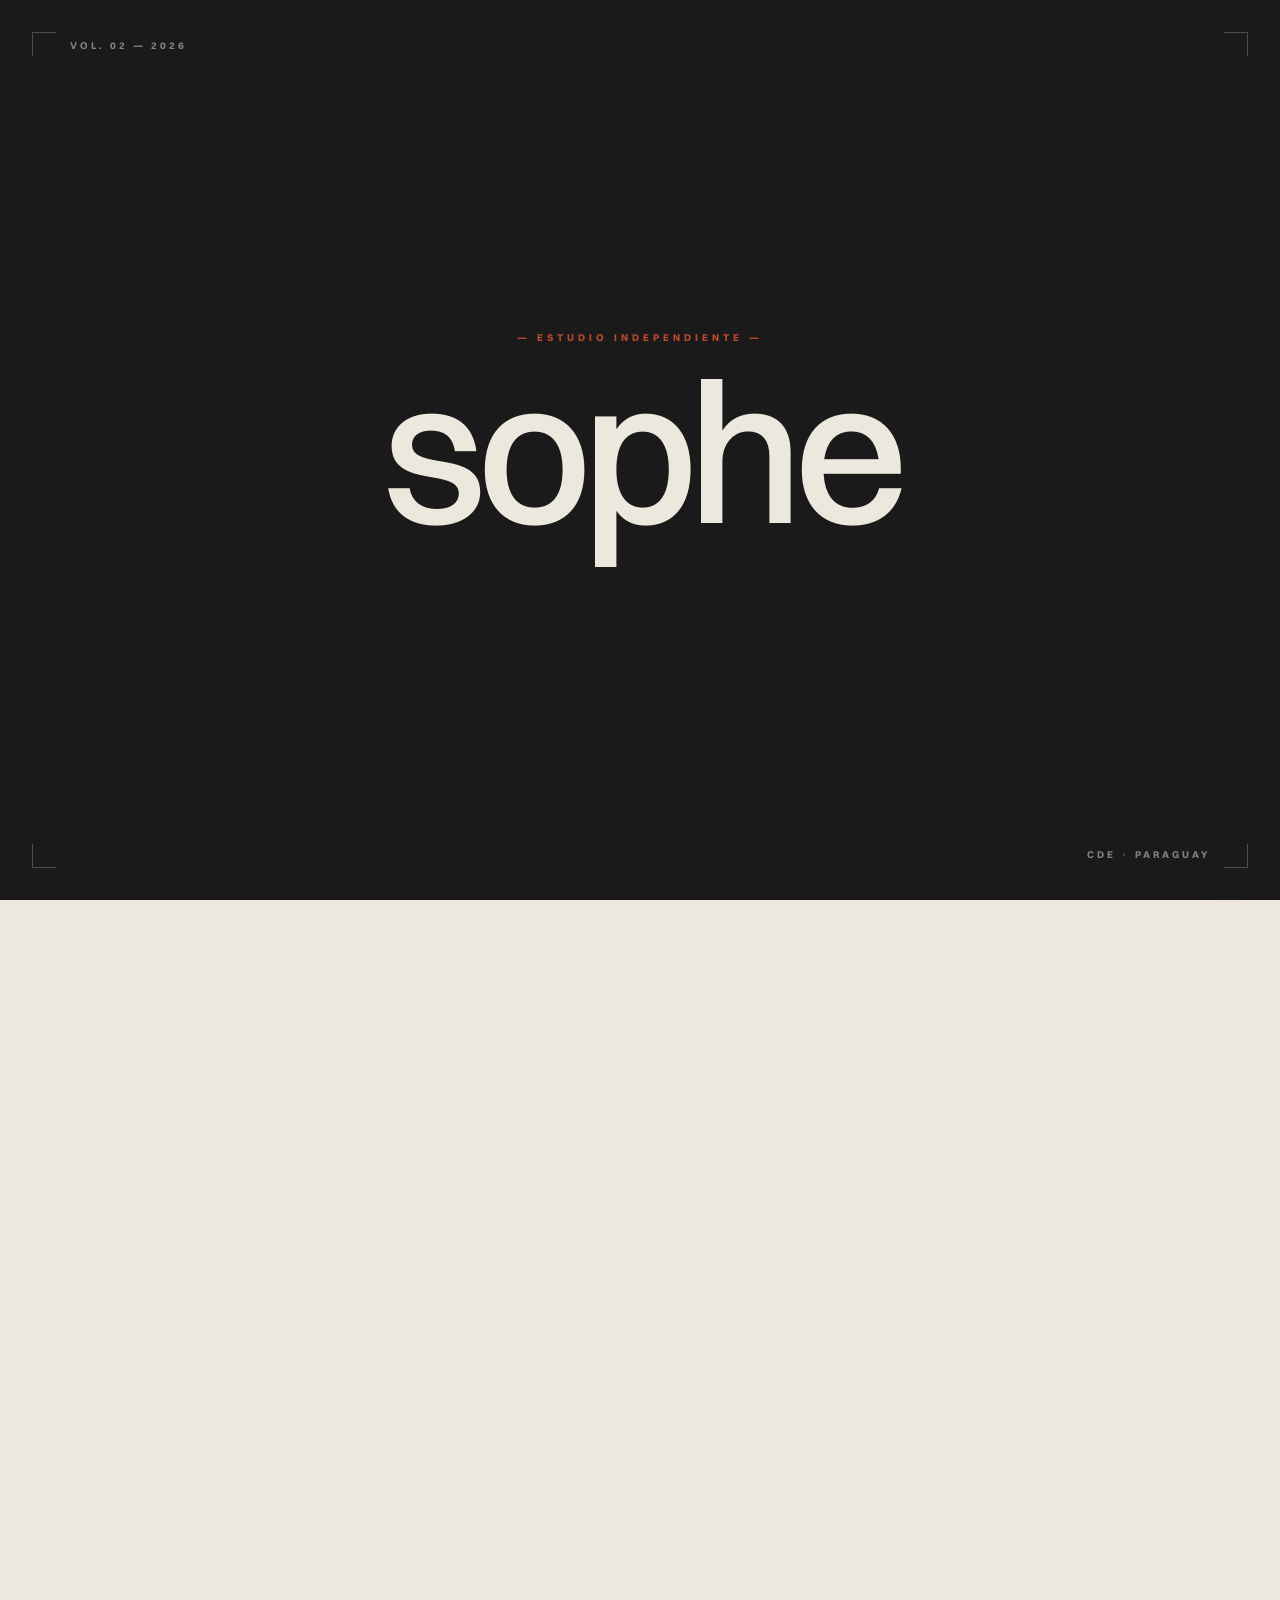
<file: index.html>
<!DOCTYPE html>
<html lang="es">
<head>
<meta charset="UTF-8">
<meta name="viewport" content="width=device-width, initial-scale=1.0">
<title>Sophē — Marcas que envejecen bien</title>
<meta name="description" content="Estudio de branding y diseño editorial en Ciudad del Este, Paraguay. Identidades visuales, packaging y dirección creativa para proyectos que quieren durar.">
<meta property="og:title" content="Sophē — Marcas que envejecen bien">
<meta property="og:description" content="Estudio de branding y diseño editorial en Ciudad del Este. Trabajo con proyectos que entienden que la identidad no se decora — se construye.">
<meta property="og:type" content="website">

<link rel="icon" type="image/svg+xml" href="favicon.svg">
<meta name="theme-color" content="#1A1A1A">

<link rel="stylesheet" href="sophe.css">

<style>
  /* ============ INTRO ANIMACIÓN ============ */
  body.intro-active {
    overflow: hidden;
    height: 100vh;
  }
  body.intro-active main,
  body.intro-active footer,
  body.intro-active nav.site-nav {
    opacity: 0;
  }

  .intro-overlay {
    position: fixed;
    inset: 0;
    background: var(--ink);
    z-index: var(--z-intro);
    display: flex;
    align-items: center;
    justify-content: center;
    transition: opacity 0.8s ease, visibility 0.8s ease;
  }
  .intro-overlay.done {
    opacity: 0;
    visibility: hidden;
  }
  .intro-corner {
    position: absolute;
    width: 24px;
    height: 24px;
    opacity: 0;
    transition: opacity 0.4s ease;
  }
  .intro-corner.tl { top: 32px; left: 32px;
    border-top: 1px solid var(--line-on-ink-strong);
    border-left: 1px solid var(--line-on-ink-strong); }
  .intro-corner.tr { top: 32px; right: 32px;
    border-top: 1px solid var(--line-on-ink-strong);
    border-right: 1px solid var(--line-on-ink-strong); }
  .intro-corner.bl { bottom: 32px; left: 32px;
    border-bottom: 1px solid var(--line-on-ink-strong);
    border-left: 1px solid var(--line-on-ink-strong); }
  .intro-corner.br { bottom: 32px; right: 32px;
    border-bottom: 1px solid var(--line-on-ink-strong);
    border-right: 1px solid var(--line-on-ink-strong); }
  .intro-corner.show { opacity: 1; }

  .intro-meta {
    position: absolute;
    font-size: 10px;
    letter-spacing: 0.3em;
    text-transform: uppercase;
    color: rgba(237,232,221,0.5);
    font-weight: 700;
    opacity: 0;
    transition: opacity 0.5s ease;
  }
  .intro-meta.tl { top: 38px; left: 70px; }
  .intro-meta.br { bottom: 38px; right: 70px; }
  .intro-meta.show { opacity: 1; }

  .intro-eyebrow {
    position: absolute;
    top: 50%;
    left: 50%;
    transform: translate(-50%, -120px);
    font-size: 10px;
    letter-spacing: 0.4em;
    text-transform: uppercase;
    color: var(--clay);
    font-weight: 700;
    opacity: 0;
    white-space: nowrap;
    transition: opacity 0.5s ease;
  }
  .intro-eyebrow.show { opacity: 1; }

  .intro-wordmark {
    font-weight: 500;
    font-size: clamp(80px, 18vw, 200px);
    letter-spacing: -0.05em;
    color: var(--bone);
    line-height: 1;
    display: flex;
    gap: 0;
  }
  .intro-letter {
    display: inline-block;
    opacity: 0;
    transform: translateY(28px);
    transition: opacity 0.5s ease, transform 0.5s ease;
  }
  .intro-letter.show {
    opacity: 1;
    transform: translateY(0);
  }
  .intro-macron {
    position: absolute;
    top: 0.16em;
    left: 50%;
    width: 0;
    height: 0.045em;
    background: var(--clay);
    transform: translateX(-50%);
    transition: width 0.5s cubic-bezier(0.65, 0, 0.35, 1);
  }
  .intro-macron.show { width: 0.7em; }

  /* ============ HERO ============ */
  .hero {
    position: relative;
    min-height: 100vh;
    background: var(--ink);
    color: var(--bone);
    padding: var(--space-16) var(--space-4) var(--space-10);
    display: flex;
    flex-direction: column;
    justify-content: center;
    overflow: hidden;
  }
  .hero-eyebrow {
    font-size: 11px;
    letter-spacing: 0.3em;
    text-transform: uppercase;
    color: var(--clay);
    font-weight: 700;
    margin-bottom: var(--space-3);
    display: inline-flex;
    align-items: center;
    gap: 12px;
  }
  .hero-eyebrow::before {
    content: '';
    width: 32px;
    height: 1px;
    background: var(--clay);
  }
  .hero-content {
    max-width: 1320px;
    margin: 0 auto;
    width: 100%;
  }
  .hero h1 {
    max-width: 14ch;
    margin-bottom: var(--space-3);
  }
  .hero-sub {
    max-width: 52ch;
    color: rgba(237,232,221,0.75);
    font-size: clamp(15px, 1.4vw, 18px);
    line-height: 1.55;
    margin-bottom: var(--space-6);
  }
  .hero-cta-row {
    display: flex;
    flex-wrap: wrap;
    gap: var(--space-2);
    align-items: center;
  }
  .hero-meta-bar {
    max-width: 1320px;
    margin: 0 auto;
    padding-top: var(--space-6);
    margin-top: var(--space-10);
    border-top: 1px solid var(--line-on-ink);
    display: flex;
    flex-wrap: wrap;
    justify-content: space-between;
    gap: var(--space-4);
    font-size: 10px;
    letter-spacing: 0.25em;
    text-transform: uppercase;
    color: rgba(237,232,221,0.5);
    font-weight: 700;
  }
  .hero-meta-bar .meta-item strong {
    color: var(--bone);
    font-weight: 700;
    margin-right: 8px;
  }

  /* ============ MANIFIESTO (sobre clay) ============ */
  .manifesto {
    background: var(--clay);
    color: var(--bone);
    padding: var(--space-16) var(--space-4);
    position: relative;
    overflow: hidden;
  }
  .manifesto::before {
    content: '';
    position: absolute;
    top: var(--space-3); left: var(--space-3);
    width: 18px; height: 18px;
    border-top: 1px solid rgba(237,232,221,0.4);
    border-left: 1px solid rgba(237,232,221,0.4);
  }
  .manifesto::after {
    content: '';
    position: absolute;
    bottom: var(--space-3); right: var(--space-3);
    width: 18px; height: 18px;
    border-bottom: 1px solid rgba(237,232,221,0.4);
    border-right: 1px solid rgba(237,232,221,0.4);
  }
  .manifesto-inner {
    max-width: 1320px;
    margin: 0 auto;
  }
  .manifesto-eyebrow {
    font-size: 10px;
    letter-spacing: 0.3em;
    text-transform: uppercase;
    color: rgba(237,232,221,0.7);
    font-weight: 700;
    margin-bottom: var(--space-6);
  }
  .manifesto-text {
    font-size: clamp(28px, 4.2vw, 56px);
    font-weight: 500;
    line-height: 1.1;
    letter-spacing: -0.025em;
    max-width: 22ch;
  }
  .manifesto-text .underline {
    background: var(--ink);
    color: var(--bone);
    padding: 0 0.25em;
  }
  .manifesto-page-num {
    position: absolute;
    bottom: var(--space-3); left: var(--space-4);
    font-size: 10px;
    letter-spacing: 0.25em;
    color: rgba(237,232,221,0.6);
    font-weight: 700;
  }

  /* ============ TRABAJO SELECCIONADO ============ */
  .work-section {
    padding: var(--space-10) 0;
  }
  .work-list {
    max-width: 1320px;
    margin: var(--space-8) auto 0;
    padding: 0 var(--space-4);
  }
  .work-item {
    display: grid;
    grid-template-columns: 60px 1fr 200px 60px;
    gap: var(--space-4);
    padding: var(--space-4) 0;
    border-bottom: 1px solid var(--line);
    align-items: center;
    transition: padding 0.3s, background 0.3s;
    position: relative;
  }
  .work-item::before {
    content: '';
    position: absolute;
    left: 0; bottom: 0;
    height: 1px;
    width: 0;
    background: var(--clay);
    transition: width 0.4s ease;
  }
  .work-item:hover {
    padding-left: var(--space-3);
  }
  .work-item:hover::before { width: 100%; }
  .work-num {
    font-size: 11px;
    color: var(--clay);
    font-weight: 700;
    letter-spacing: 0.15em;
  }
  .work-name {
    font-size: clamp(22px, 2.8vw, 32px);
    font-weight: 500;
    letter-spacing: -0.02em;
    line-height: 1.1;
    margin-bottom: 4px;
  }
  .work-tag {
    font-size: 10px;
    letter-spacing: 0.18em;
    text-transform: uppercase;
    color: var(--clay);
    font-weight: 700;
    margin-left: 12px;
    display: inline-block;
  }
  .work-desc {
    font-size: 13px;
    color: var(--mute);
    line-height: 1.5;
  }
  .work-meta {
    font-size: 11px;
    letter-spacing: 0.1em;
    color: var(--mute);
    text-align: right;
  }
  .work-arrow {
    font-size: 22px;
    color: var(--clay);
    text-align: right;
    transition: transform 0.3s;
  }
  .work-item:hover .work-arrow { transform: translateX(8px); }

  .work-cta-row {
    margin-top: var(--space-8);
    padding-top: var(--space-4);
    display: flex;
    justify-content: space-between;
    align-items: center;
    flex-wrap: wrap;
    gap: var(--space-3);
  }

  @media (max-width: 760px) {
    .work-item {
      grid-template-columns: 40px 1fr 30px;
      gap: var(--space-2);
      padding: var(--space-3) 0;
    }
    .work-desc, .work-meta { display: none; }
  }

  /* ============ SERVICIOS ============ */
  .services-section {
    background: var(--bone-soft);
    padding: var(--space-10) 0 var(--space-12);
  }
  .services-grid {
    max-width: 1320px;
    margin: var(--space-8) auto 0;
    padding: 0 var(--space-4);
    display: grid;
    grid-template-columns: 1.4fr 1fr;
    gap: var(--space-8);
    align-items: start;
  }
  .service-main {
    border: 1px solid var(--line-strong);
    padding: var(--space-6);
    background: var(--bone);
    position: relative;
  }
  .service-main::before {
    content: '— Servicio principal';
    position: absolute;
    top: -10px; left: var(--space-4);
    background: var(--bone-soft);
    padding: 0 12px;
    font-size: 10px;
    letter-spacing: 0.25em;
    text-transform: uppercase;
    color: var(--clay);
    font-weight: 700;
  }
  .service-main h3 {
    font-size: clamp(28px, 3.5vw, 44px);
    line-height: 1.05;
    margin-bottom: var(--space-3);
  }
  .service-main p {
    font-size: 15px;
    line-height: 1.6;
    color: var(--ink-soft);
    margin-bottom: var(--space-3);
    max-width: 38ch;
  }
  .service-main .service-meta {
    padding-top: var(--space-3);
    border-top: 1px solid var(--line);
    font-size: 11px;
    letter-spacing: 0.15em;
    text-transform: uppercase;
    color: var(--mute);
    font-weight: 700;
  }

  .services-secondary {
    display: flex;
    flex-direction: column;
    gap: var(--space-3);
  }
  .services-secondary-label {
    font-size: 10px;
    letter-spacing: 0.25em;
    text-transform: uppercase;
    color: var(--mute);
    font-weight: 700;
    margin-bottom: var(--space-1);
  }
  .service-row {
    display: flex;
    justify-content: space-between;
    align-items: baseline;
    padding-bottom: var(--space-3);
    border-bottom: 1px solid var(--line);
    gap: var(--space-3);
  }
  .service-row:last-child { border-bottom: 0; }
  .service-row .s-name {
    font-size: 16px;
    font-weight: 500;
  }
  .service-row .s-from {
    font-size: 11px;
    color: var(--mute);
    letter-spacing: 0.05em;
    white-space: nowrap;
    font-weight: 700;
  }

  .services-foot {
    max-width: 1320px;
    margin: var(--space-8) auto 0;
    padding: var(--space-6) var(--space-4) 0;
    border-top: 1px solid var(--line);
    display: flex;
    justify-content: space-between;
    align-items: center;
    flex-wrap: wrap;
    gap: var(--space-3);
  }
  .services-foot p {
    max-width: 56ch;
    font-size: 14px;
    color: var(--ink-soft);
    line-height: 1.55;
  }

  @media (max-width: 760px) {
    .services-grid { grid-template-columns: 1fr; gap: var(--space-6); }
  }

  /* ============ ESTUDIO ============ */
  .studio-section {
    padding: var(--space-10) 0;
  }
  .studio-grid {
    max-width: 1320px;
    margin: var(--space-8) auto 0;
    padding: 0 var(--space-4);
    display: grid;
    grid-template-columns: 280px 1fr;
    gap: var(--space-8);
    align-items: start;
  }
  .studio-portrait {
    position: relative;
    aspect-ratio: 4/5;
    background: var(--ink);
    overflow: hidden;
  }
  .studio-portrait img {
    width: 100%;
    height: 100%;
    object-fit: cover;
    position: relative;
    z-index: 2;
  }
  /* Fallback: oculto por defecto, solo visible si .no-image */
  .studio-portrait .portrait-fallback {
    position: absolute;
    inset: 0;
    display: none;
    align-items: center;
    justify-content: center;
    background: var(--ink);
    overflow: hidden;
    z-index: 1;
  }
  .studio-portrait.no-image .portrait-fallback {
    display: flex;
  }
  .fallback-letter {
    color: var(--bone);
    font-size: clamp(120px, 18vw, 180px);
    font-weight: 500;
    letter-spacing: -0.05em;
    line-height: 1;
    position: relative;
    padding-top: 18px;
  }
  .fallback-letter::before {
    content: '';
    position: absolute;
    top: 0;
    left: 16%;
    width: 36%;
    height: 6px;
    background: var(--clay);
  }
  .studio-portrait .portrait-meta {
    position: absolute;
    bottom: 16px; left: 16px;
    font-size: 9px;
    letter-spacing: 0.25em;
    text-transform: uppercase;
    color: rgba(237,232,221,0.5);
    font-weight: 700;
  }

  .studio-text h2 {
    margin-bottom: var(--space-4);
    max-width: 16ch;
  }
  .studio-text p {
    font-size: 15px;
    line-height: 1.65;
    color: var(--ink-soft);
    margin-bottom: var(--space-3);
    max-width: 56ch;
  }
  .studio-text .btn-link {
    margin-top: var(--space-3);
  }

  @media (max-width: 760px) {
    .studio-grid { grid-template-columns: 1fr; gap: var(--space-4); }
    .studio-portrait { max-width: 280px; }
  }

  /* ============ CIERRE / CTA ============ */
  .closing {
    background: var(--ink);
    color: var(--bone);
    padding: var(--space-16) var(--space-4);
    text-align: center;
    position: relative;
    overflow: hidden;
  }
  .closing-eyebrow {
    font-size: 11px;
    letter-spacing: 0.3em;
    text-transform: uppercase;
    color: var(--clay);
    font-weight: 700;
    margin-bottom: var(--space-6);
    display: inline-flex;
    align-items: center;
    gap: 12px;
  }
  .closing-eyebrow::before, .closing-eyebrow::after {
    content: '';
    width: 32px;
    height: 1px;
    background: var(--clay);
  }
  .closing h2 {
    font-size: clamp(40px, 6.5vw, 88px);
    line-height: 1.02;
    letter-spacing: -0.04em;
    max-width: 18ch;
    margin: 0 auto var(--space-6);
  }

  /* ============ WHATSAPP FLOAT (estilos en sophe.css) ============ */
</style>

</head>
<body class="intro-active">

<!-- ============ INTRO ANIMATION ============ -->
<div class="intro-overlay" id="intro" aria-hidden="true">
  <div class="intro-corner tl" id="ic-tl"></div>
  <div class="intro-corner tr" id="ic-tr"></div>
  <div class="intro-corner bl" id="ic-bl"></div>
  <div class="intro-corner br" id="ic-br"></div>

  <div class="intro-meta tl" id="im-tl">VOL. 02 — 2026</div>
  <div class="intro-meta br" id="im-br">CDE · PARAGUAY</div>

  <div class="intro-eyebrow" id="ie-1">— Estudio independiente —</div>

  <div class="intro-wordmark" id="iw" style="position: relative;">
    <span class="intro-letter" id="il-1">s</span><span class="intro-letter" id="il-2">o</span><span class="intro-letter" id="il-3">p</span><span class="intro-letter" id="il-4">h</span><span class="intro-letter" id="il-5" style="position: relative;">e<span class="intro-macron" id="im-macron"></span></span>
  </div>
</div>

<!-- ============ NAV ============ -->
<nav class="site-nav">
  <a href="index.html" class="logo" aria-label="Sophē — inicio">
    <svg width="80" height="22" viewBox="0 0 540 160" xmlns="http://www.w3.org/2000/svg">
      <text x="0" y="130" font-family="Switzer, sans-serif" font-weight="500" font-size="160" fill="currentColor" letter-spacing="-7">sophē</text>
      <rect x="430" y="32" width="78" height="6" fill="#C04A2B"/>
    </svg>
  </a>
  <ul>
    <li><a href="trabajo.html">Trabajo</a></li>
    <li><a href="servicios.html">Servicios</a></li>
    <li><a href="estudio.html">Estudio</a></li>
    <li><a href="sophe-simulador-presupuesto.html">Cotizar</a></li>
  </ul>
  <a href="#contacto" class="nav-cta">Conversemos <span class="arr">→</span></a>
</nav>

<main>

<!-- ============ 01 — HERO / APERTURA ============ -->
<section class="hero">
  <div class="hero-content">
    <div class="hero-eyebrow">Vol. 02 / 2026 — Ciudad del Este</div>
    <h1>Marcas que <em>envejecen bien</em>.</h1>
    <p class="hero-sub">Estudio de branding y diseño editorial. Trabajo con proyectos que entienden que la identidad no se decora — se construye.</p>
    <div class="hero-cta-row">
      <a href="trabajo.html" class="btn btn-primary">Ver el trabajo <span class="arr">→</span></a>
      <a href="#contacto" class="btn-link">Conversemos <span class="arr">→</span></a>
    </div>
  </div>

  <div class="hero-meta-bar">
    <div class="meta-item"><strong>Sofía Cabañas</strong> Dirección creativa</div>
    <div class="meta-item"><strong>Branding · Editorial · Packaging</strong></div>
    <div class="meta-item"><strong>Q2 2026</strong> Disponible</div>
  </div>
</section>

<!-- ============ MARQUEE ============ -->
<div class="marquee" aria-hidden="true">
  <div class="marquee-track">
    <span class="marquee-item">Branding</span>
    <span class="marquee-item">Identidad visual</span>
    <span class="marquee-item">Diseño editorial</span>
    <span class="marquee-item">Packaging</span>
    <span class="marquee-item">Web design</span>
    <span class="marquee-item">Dirección creativa</span>
    <span class="marquee-item">Sub-branding</span>
    <span class="marquee-item">Branding</span>
    <span class="marquee-item">Identidad visual</span>
    <span class="marquee-item">Diseño editorial</span>
    <span class="marquee-item">Packaging</span>
    <span class="marquee-item">Web design</span>
    <span class="marquee-item">Dirección creativa</span>
    <span class="marquee-item">Sub-branding</span>
  </div>
</div>

<!-- ============ 02 — MANIFIESTO ============ -->
<section class="manifesto">
  <div class="manifesto-inner">
    <div class="manifesto-eyebrow">— 02 / Manifiesto</div>
    <p class="manifesto-text">
      Hay marcas que necesitan explicarse en cada post. Y hay marcas que entran a un lugar y se sienten.<br><br>
      La diferencia no está en el logo — está en las <span class="underline">decisiones de diseño</span> que nadie nota, pero todos perciben.
    </p>
  </div>
  <div class="manifesto-page-num">002</div>
</section>

<!-- ============ 03 — TRABAJO SELECCIONADO ============ -->
<section class="work-section">
  <div class="index-header">
    <div class="index-row">
      <div class="index-num">03</div>
      <div class="index-label">Trabajo<br>· Selección</div>
      <h2 class="h2">Tres proyectos. <em>Una dirección.</em></h2>
      <div class="index-label right">2025<br>—2026</div>
    </div>
  </div>

  <div class="work-list">
    <a href="https://www.behance.net/gallery/243457355/Branding-Linea-grafica-Klik-Agencia-Creativa" target="_blank" rel="noopener" class="work-item">
      <div class="work-num">001</div>
      <div>
        <div class="work-name">Klik Agencia <em>Creativa</em></div>
        <div class="work-desc">Rebranding y línea gráfica completa para una agencia con voz propia.</div>
      </div>
      <div class="work-meta">Agencia · CDE<br>2026</div>
      <div class="work-arrow">→</div>
    </a>

    <a href="https://www.behance.net/gallery/231858263/Creacion-de-identidad" target="_blank" rel="noopener" class="work-item">
      <div class="work-num">002</div>
      <div>
        <div class="work-name">Conversa <span class="work-tag">Práctica propia</span></div>
        <div class="work-desc">Branding, naming e identidad desde cero.</div>
      </div>
      <div class="work-meta">Estudio paralelo<br>2025</div>
      <div class="work-arrow">→</div>
    </a>

    <a href="https://www.behance.net/gallery/243456701/Linea-grafica-Kapta-by-Ellaphant" target="_blank" rel="noopener" class="work-item">
      <div class="work-num">003</div>
      <div>
        <div class="work-name">Kapta</div>
        <div class="work-desc">Branding y línea gráfica para una sub-marca con identidad propia.</div>
      </div>
      <div class="work-meta">Sub-marca<br>2025</div>
      <div class="work-arrow">→</div>
    </a>
  </div>

  <div class="work-list" style="margin-top: 0;">
    <div class="work-cta-row">
      <p style="font-size: 13px; color: var(--mute); max-width: 48ch; line-height: 1.55;">Hay tres proyectos más en el archivo. Cada uno con su contexto.</p>
      <a href="trabajo.html" class="btn btn-ghost">Ver los seis <span class="arr">→</span></a>
    </div>
  </div>
</section>

<!-- ============ 04 — SERVICIOS ============ -->
<section class="services-section">
  <div class="index-header" style="border-bottom: 0; padding-bottom: 0;">
    <div class="index-row">
      <div class="index-num">04</div>
      <div class="index-label">Servicios<br>· Áreas</div>
      <h2 class="h2">Cuatro <em>territorios</em>.</h2>
      <div class="index-label right">Desde<br>Gs</div>
    </div>
  </div>

  <div class="services-grid">
    <div class="service-main">
      <h3>Branding <em>completo</em>.</h3>
      <p>Estrategia, identidad y sistema visual. Una identidad como sistema, no como logo. Pensado para sostenerse cinco años.</p>
      <p style="font-size: 13px; color: var(--mute);">Logo · paleta · tipografía · manual · papelería · aplicaciones</p>
      <div class="service-meta">5—6 semanas · Desde Gs 2.200.000</div>
    </div>

    <div class="services-secondary">
      <div class="services-secondary-label">— También</div>
      <div class="service-row">
        <span class="s-name">Producto y packaging</span>
        <span class="s-from">Desde 800.000</span>
      </div>
      <div class="service-row">
        <span class="s-name">Editorial corporativo</span>
        <span class="s-from">Desde 400.000</span>
      </div>
      <div class="service-row">
        <span class="s-name">Contenido digital</span>
        <span class="s-from">Desde 80.000</span>
      </div>
      <div class="service-row">
        <span class="s-name">Sub-branding</span>
        <span class="s-from">Desde 1.000.000</span>
      </div>
    </div>
  </div>

  <div class="services-foot">
    <p>Cotizo como sistema, no como suma de partes. Para proyectos que combinan varios servicios, <em>armo una propuesta integral</em>.</p>
    <div style="display: flex; gap: var(--space-2); flex-wrap: wrap;">
      <a href="sophe-simulador-presupuesto.html" class="btn btn-ink">Calcular presupuesto <span class="arr">→</span></a>
      <a href="servicios.html" class="btn-link">Ver detalle de servicios <span class="arr">→</span></a>
    </div>
  </div>
</section>

<!-- ============ 05 — ESTUDIO ============ -->
<section class="studio-section">
  <div class="index-header" style="border-bottom: 0; padding-bottom: 0;">
    <div class="index-row">
      <div class="index-num">05</div>
      <div class="index-label">Estudio<br>· Sobre Sofía</div>
      <h2 class="h2">Soy Sofía. Vengo de dirigir <em>desde adentro</em>.</h2>
      <div class="index-label right">Desde<br>2024</div>
    </div>
  </div>

  <div class="studio-grid">
    <div class="studio-portrait" id="portrait">
      <img src="sofia-portrait.jpg" alt="Sofía Cabañas" onerror="this.parentElement.classList.add('no-image'); this.style.display='none';">
      <div class="portrait-fallback">
        <span class="fallback-letter">s</span>
      </div>
      <div class="portrait-meta">— Sofía Cabañas, dirección</div>
    </div>

    <div class="studio-text">
      <p>Tres años entre dos agencias como Senior In-House. Aprendí a dirigir identidades desde adentro antes de armar la mía.</p>
      <p>En 2024 armé Sophē para trabajar con proyectos que entienden la diferencia entre <em>decorar y construir</em>.</p>
      <p>Diseño desde Ciudad del Este — pero los sistemas que sostengo viven en cualquier parte.</p>
      <a href="estudio.html" class="btn-link">Conocer el estudio <span class="arr">→</span></a>
    </div>
  </div>
</section>

<!-- ============ 06 — CIERRE ============ -->
<section class="closing" id="contacto">
  <div class="closing-eyebrow">— 06 / Conversemos</div>
  <h2>¿Tu proyecto está listo para <em>envejecer bien</em>?</h2>
  <a href="https://wa.me/595992391964?text=Hola%20Soph%C4%93%2C%20me%20gustar%C3%ADa%20conversar." target="_blank" rel="noopener" class="btn btn-primary" style="margin-top: var(--space-2);">Conversemos <span class="arr">→</span></a>
</section>

</main>

<!-- ============ FOOTER ============ -->
<footer class="site-footer">
  <div class="container">
    <div class="footer-grid">
      <div class="footer-brand">
        <div class="footer-statement">Marcas que <em>envejecen bien</em>.</div>
        <p class="footer-sub">Estudio de branding y diseño editorial en Ciudad del Este, Paraguay. Desde 2024.</p>
      </div>
      <div class="footer-col">
        <h5>Sitio</h5>
        <ul>
          <li><a href="trabajo.html">Trabajo</a></li>
          <li><a href="servicios.html">Servicios</a></li>
          <li><a href="estudio.html">Estudio</a></li>
          <li><a href="sophe-simulador-presupuesto.html">Cotizar</a></li>
        </ul>
      </div>
      <div class="footer-col">
        <h5>Contacto</h5>
        <ul>
          <li><a href="mailto:sophestudio@gmail.com">sophestudio@gmail.com</a></li>
          <li><a href="https://wa.me/595992391964" target="_blank" rel="noopener">+595 992 391 964</a></li>
        </ul>
      </div>
      <div class="footer-col">
        <h5>Seguir</h5>
        <ul>
          <li><a href="https://www.behance.net/sophe_studio" target="_blank" rel="noopener">Behance</a></li>
          <li><a href="https://instagram.com/sophe.studio" target="_blank" rel="noopener">Instagram</a></li>
          <li><a href="sophe-tarjeta-digital.html">Tarjeta digital</a></li>
        </ul>
      </div>
    </div>
    <div class="footer-base">
      <span>© 2026 Sophē Design Studio</span>
      <span>CDE · Paraguay</span>
      <span>Vol. 02 — 2026</span>
    </div>
  </div>
</footer>

<!-- ============ WHATSAPP FLOAT (estilos inline a prueba de balas) ============ -->
<a href="https://wa.me/595992391964" target="_blank" rel="noopener" class="wa-float" aria-label="WhatsApp" style="position:fixed;bottom:24px;right:24px;z-index:50;width:56px;height:56px;background:#C04A2B;color:#EDE8DD;border-radius:50%;display:inline-flex;align-items:center;justify-content:center;box-shadow:0 6px 24px rgba(192,74,43,0.35);overflow:hidden;text-decoration:none;">
  <svg width="26" height="26" viewBox="0 0 24 24" fill="currentColor" style="display:block;width:26px;height:26px;flex-shrink:0;" xmlns="http://www.w3.org/2000/svg">
    <path d="M17.472 14.382c-.297-.149-1.758-.867-2.03-.967-.273-.099-.471-.148-.67.15-.197.297-.767.966-.94 1.164-.173.199-.347.223-.644.075-.297-.15-1.255-.463-2.39-1.475-.883-.788-1.48-1.761-1.653-2.059-.173-.297-.018-.458.13-.606.134-.133.298-.347.446-.52.149-.174.198-.298.298-.497.099-.198.05-.371-.025-.52-.075-.149-.669-1.612-.916-2.207-.242-.579-.487-.5-.669-.51-.173-.008-.371-.01-.57-.01-.198 0-.52.074-.792.372-.272.297-1.04 1.016-1.04 2.479 0 1.462 1.065 2.875 1.213 3.074.149.198 2.096 3.2 5.077 4.487.709.306 1.262.489 1.694.625.712.227 1.36.195 1.871.118.571-.085 1.758-.719 2.006-1.413.248-.694.248-1.289.173-1.413-.074-.124-.272-.198-.57-.347m-5.421 7.403h-.004a9.87 9.87 0 01-5.031-1.378l-.361-.214-3.741.982.998-3.648-.235-.374a9.86 9.86 0 01-1.51-5.26c.001-5.45 4.436-9.884 9.888-9.884 2.64 0 5.122 1.03 6.988 2.898a9.825 9.825 0 012.893 6.994c-.003 5.45-4.437 9.884-9.885 9.884m8.413-18.297A11.815 11.815 0 0012.05 0C5.495 0 .16 5.335.157 11.892c0 2.096.547 4.142 1.588 5.945L.057 24l6.305-1.654a11.882 11.882 0 005.683 1.448h.005c6.554 0 11.89-5.335 11.893-11.893a11.821 11.821 0 00-3.48-8.413z"/>
  </svg>
</a>

<script>
  // ============ INTRO ANIMATION ============
  // Si ya se vio en esta sesión, saltar
  (function() {
    const introSeen = sessionStorage.getItem('sophe_intro_seen');
    const reduced = window.matchMedia('(prefers-reduced-motion: reduce)').matches;
    const intro = document.getElementById('intro');

    if (introSeen || reduced) {
      intro.classList.add('done');
      document.body.classList.remove('intro-active');
      return;
    }

    sessionStorage.setItem('sophe_intro_seen', '1');

    // Secuencia de animación
    const seq = [
      { el: ['ic-tl', 'ic-tr', 'ic-bl', 'ic-br'], delay: 100, cls: 'show' },
      { el: ['im-tl', 'im-br'], delay: 350, cls: 'show' },
      { el: ['ie-1'], delay: 600, cls: 'show' },
      { el: ['il-1'], delay: 900, cls: 'show' },
      { el: ['il-2'], delay: 1000, cls: 'show' },
      { el: ['il-3'], delay: 1100, cls: 'show' },
      { el: ['il-4'], delay: 1200, cls: 'show' },
      { el: ['il-5'], delay: 1300, cls: 'show' },
      { el: ['im-macron'], delay: 1700, cls: 'show' }
    ];

    seq.forEach(step => {
      setTimeout(() => {
        step.el.forEach(id => {
          const node = document.getElementById(id);
          if (node) node.classList.add(step.cls);
        });
      }, step.delay);
    });

    // Salir
    setTimeout(() => {
      intro.classList.add('done');
      document.body.classList.remove('intro-active');
    }, 2400);
  })();

  // ============ NAV: scroll & light/dark detection ============
  (function() {
    const nav = document.querySelector('nav.site-nav');
    if (!nav) return;
    const lightSections = ['.work-section', '.services-section', '.studio-section'];
    const lightEls = lightSections.flatMap(s => Array.from(document.querySelectorAll(s)));

    function update() {
      // Estado scroll
      if (window.scrollY > 40) nav.classList.add('scrolled');
      else nav.classList.remove('scrolled');

      // Detectar sección clara debajo del nav
      const navBottom = 60;
      let onLight = false;
      for (const el of lightEls) {
        const rect = el.getBoundingClientRect();
        if (rect.top <= navBottom && rect.bottom >= navBottom) {
          onLight = true;
          break;
        }
      }
      nav.classList.toggle('on-light', onLight);
    }
    update();
    window.addEventListener('scroll', update, { passive: true });
    window.addEventListener('resize', update);
  })();
</script>

</body>
</html>
</file>
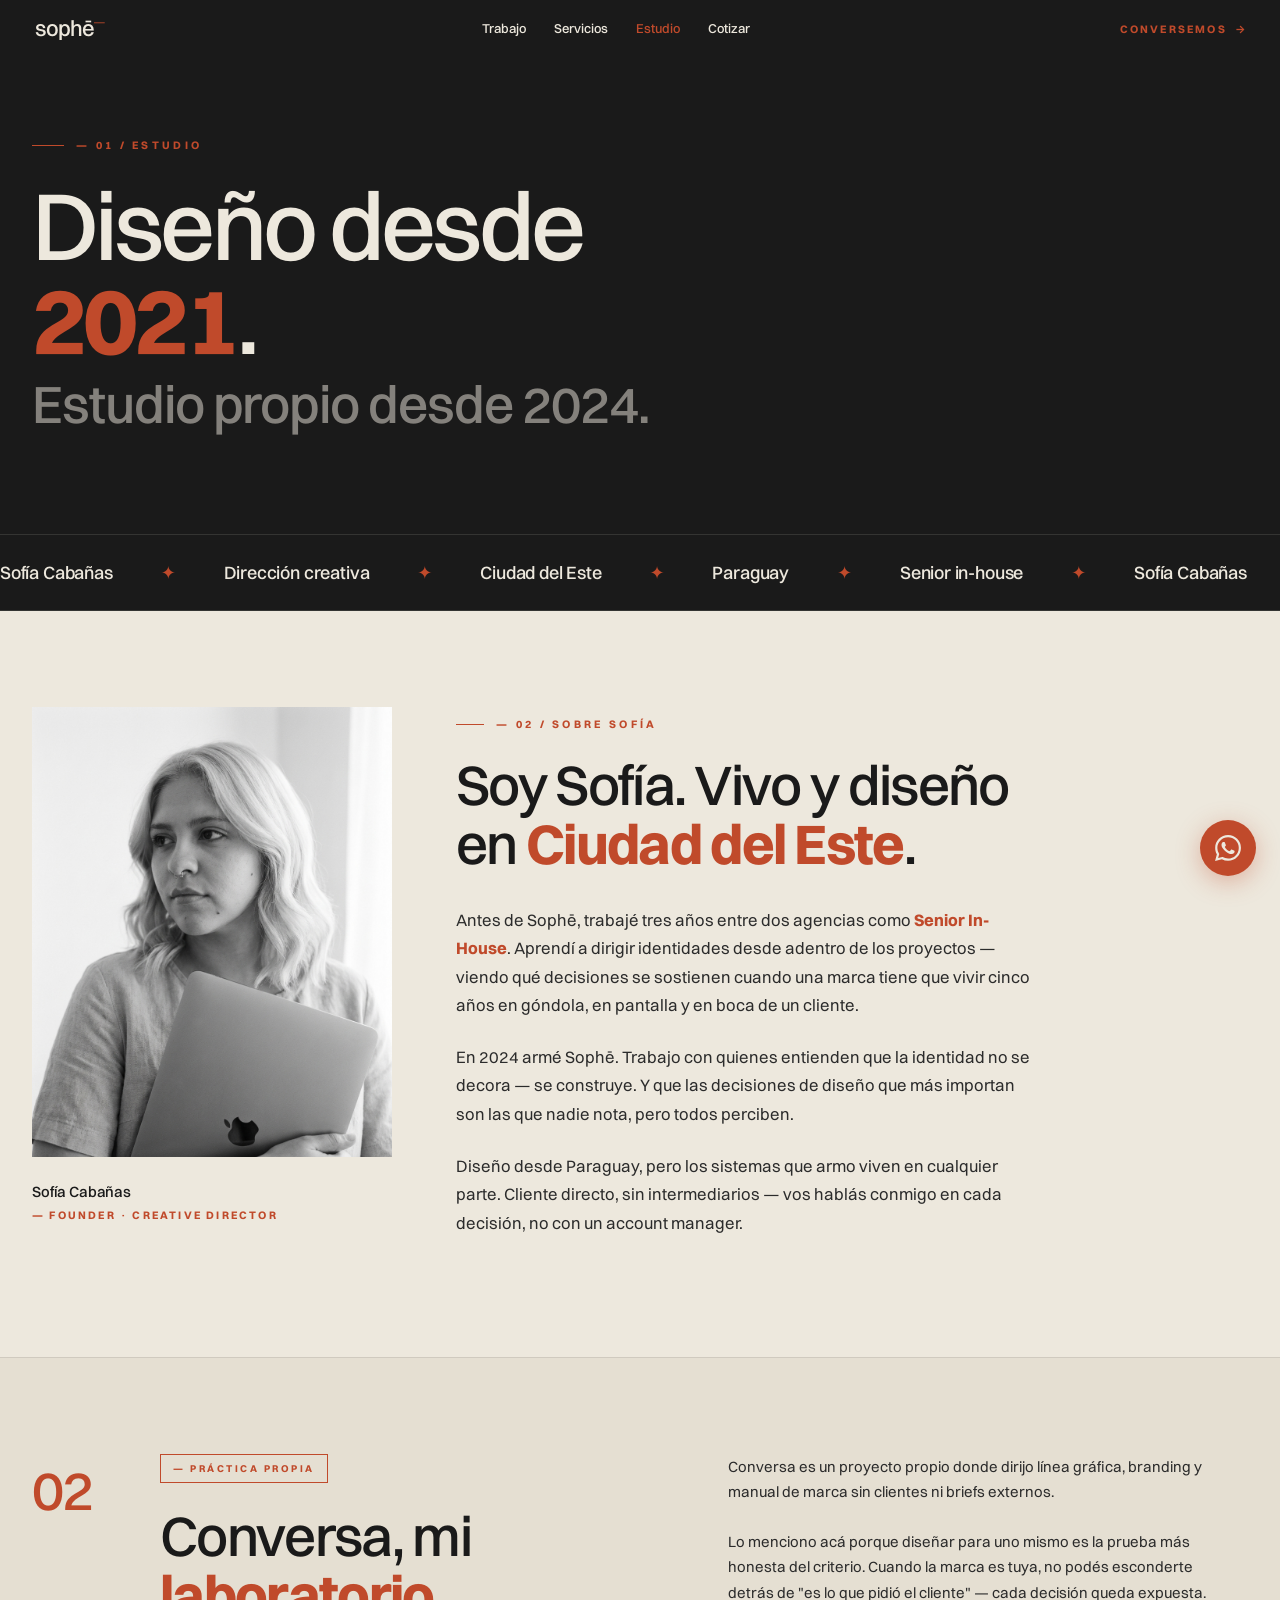
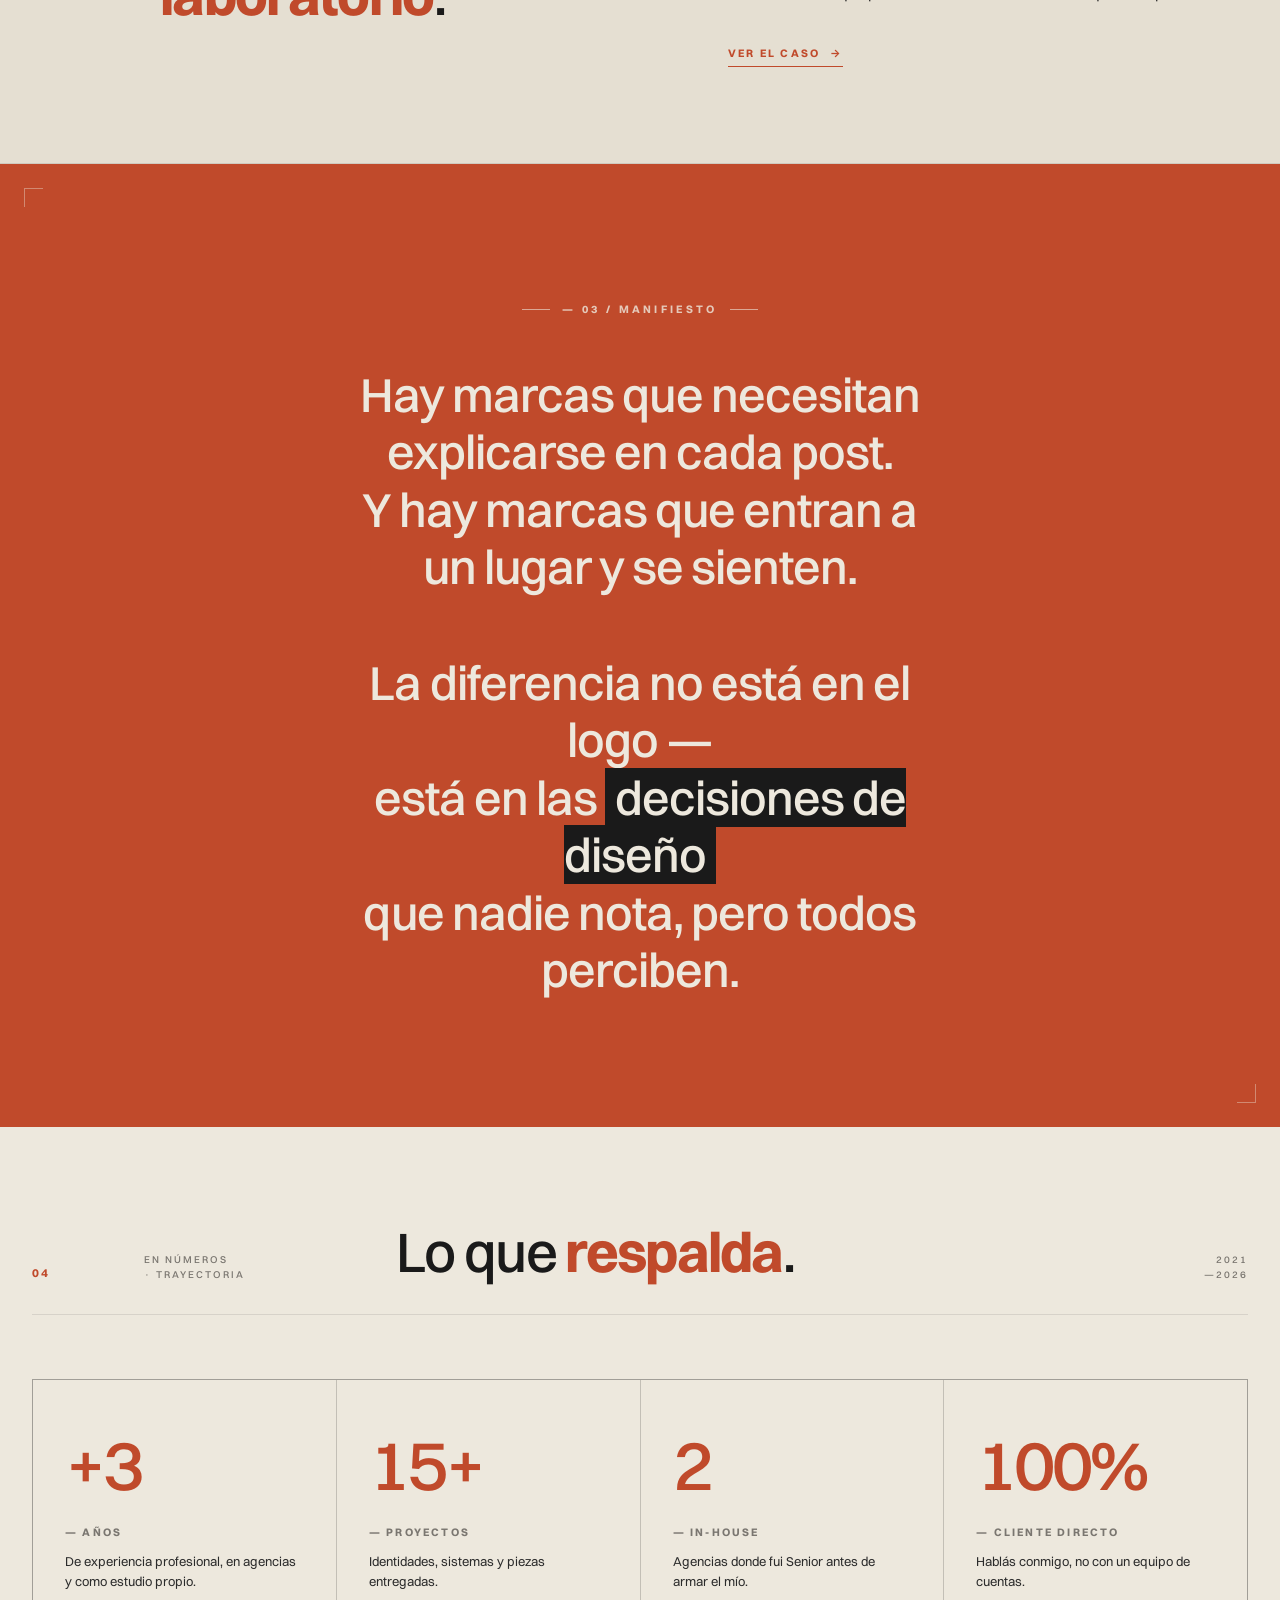
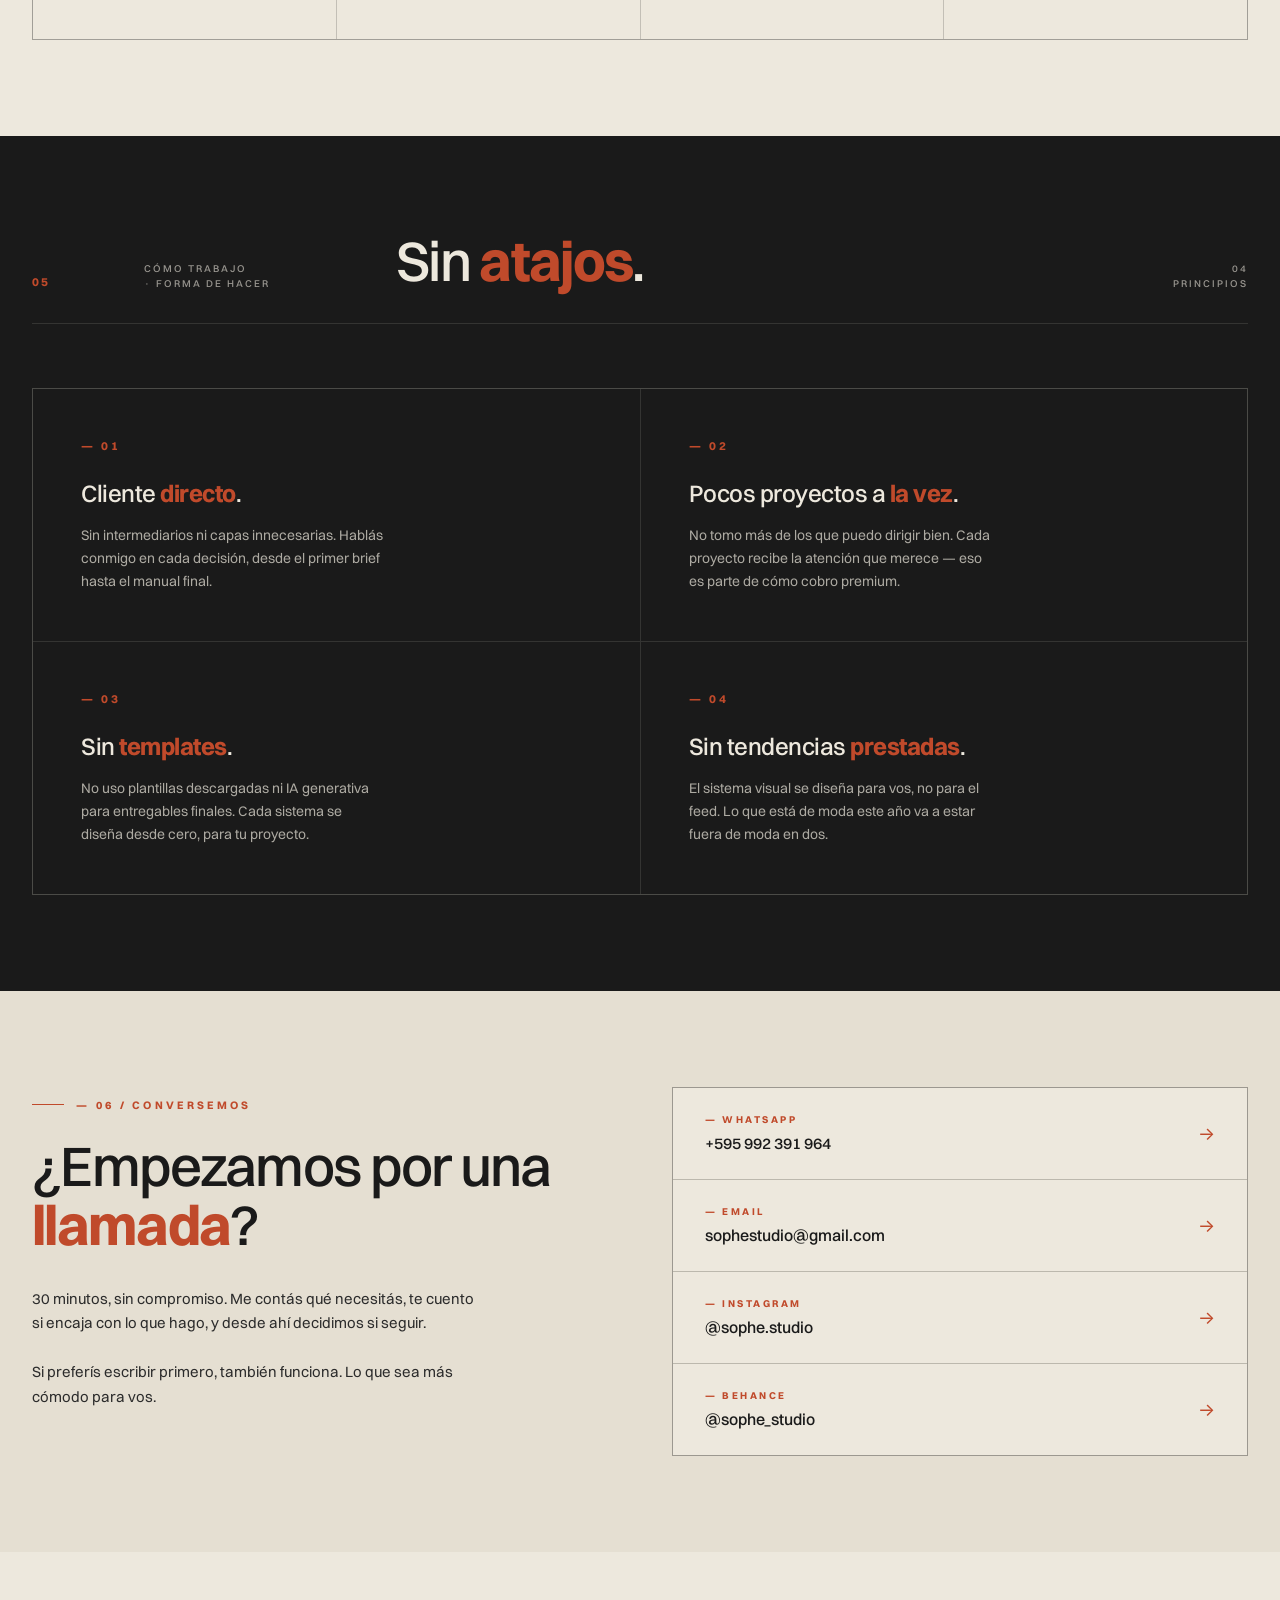
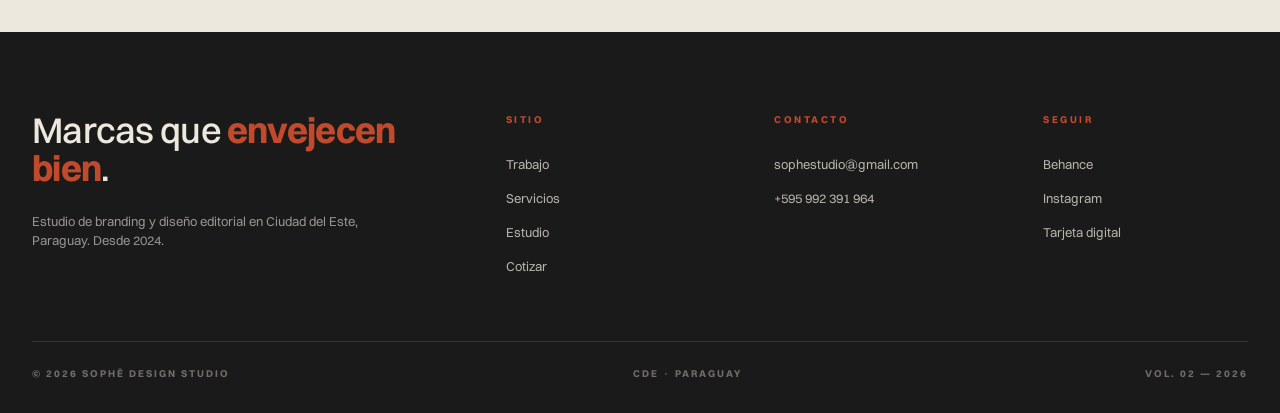
<file: estudio.html>
<!DOCTYPE html>
<html lang="es">
<head>
<meta charset="UTF-8">
<meta name="viewport" content="width=device-width, initial-scale=1.0">
<title>Estudio — Sophē Design Studio</title>
<meta name="description" content="Sophē es Sofía Cabañas. Diseñadora gráfica con +3 años de experiencia, dos como Senior In-House antes de armar estudio propio. Ciudad del Este, Paraguay.">
<meta property="og:title" content="Estudio — Sophē Design Studio">
<meta property="og:description" content="Soy Sofía. Vengo de dirigir desde adentro antes de armar el mío.">

<link rel="icon" type="image/svg+xml" href="favicon.svg">
<meta name="theme-color" content="#1A1A1A">

<link rel="stylesheet" href="sophe.css">

<style>
  /* ============ HEADER DE PÁGINA ============ */
  .page-header {
    background: var(--ink);
    color: var(--bone);
    padding: var(--space-16) var(--space-4) var(--space-10);
  }
  .page-header-inner {
    max-width: 1320px;
    margin: 0 auto;
  }
  .page-header-eyebrow {
    font-size: 11px;
    letter-spacing: 0.3em;
    text-transform: uppercase;
    color: var(--clay);
    font-weight: 700;
    margin-bottom: var(--space-3);
    display: inline-flex;
    align-items: center;
    gap: 12px;
  }
  .page-header-eyebrow::before {
    content: '';
    width: 32px;
    height: 1px;
    background: var(--clay);
  }
  .page-header h1 {
    max-width: 14ch;
    margin-bottom: var(--space-3);
  }
  .page-header h1 .small {
    display: block;
    font-size: 0.55em;
    color: rgba(237,232,221,0.5);
    font-weight: 500;
    margin-top: 12px;
    letter-spacing: -0.02em;
  }

  /* ============ SOFÍA — sección personal ============ */
  .sofia-section {
    padding: var(--space-12) 0;
  }
  .sofia-grid {
    max-width: 1320px;
    margin: 0 auto;
    padding: 0 var(--space-4);
    display: grid;
    grid-template-columns: 360px 1fr;
    gap: var(--space-8);
    align-items: start;
  }
  .sofia-portrait {
    position: sticky;
    top: 100px;
  }
  .portrait-frame {
    aspect-ratio: 4/5;
    background: var(--ink);
    overflow: hidden;
    position: relative;
  }
  .portrait-frame img {
    width: 100%;
    height: 100%;
    object-fit: cover;
    position: relative;
    z-index: 2;
  }
  /* Fallback: oculto por defecto, solo visible si .no-image */
  .portrait-fallback {
    position: absolute;
    inset: 0;
    background: var(--ink);
    display: none;
    align-items: center;
    justify-content: center;
    overflow: hidden;
    z-index: 1;
  }
  .portrait-frame.no-image .portrait-fallback {
    display: flex;
  }
  .fallback-letter {
    color: var(--bone);
    font-size: clamp(140px, 22vw, 220px);
    font-weight: 500;
    letter-spacing: -0.05em;
    line-height: 1;
    position: relative;
    padding-top: 22px;
  }
  .fallback-letter::before {
    content: '';
    position: absolute;
    top: 0;
    left: 16%;
    width: 36%;
    height: 6px;
    background: var(--clay);
  }
  .portrait-meta {
    margin-top: var(--space-3);
    font-size: 11px;
    letter-spacing: 0.2em;
    text-transform: uppercase;
    color: var(--clay);
    font-weight: 700;
  }
  .portrait-meta .name {
    display: block;
    color: var(--ink);
    font-size: 15px;
    letter-spacing: -0.01em;
    text-transform: none;
    margin-bottom: 4px;
    font-weight: 500;
  }

  .sofia-text {
    max-width: 64ch;
  }
  .sofia-eyebrow {
    font-size: 11px;
    letter-spacing: 0.3em;
    text-transform: uppercase;
    color: var(--clay);
    font-weight: 700;
    margin-bottom: var(--space-3);
    display: inline-flex;
    align-items: center;
    gap: 12px;
  }
  .sofia-eyebrow::before {
    content: '';
    width: 28px;
    height: 1px;
    background: var(--clay);
  }
  .sofia-text h2 {
    margin-bottom: var(--space-4);
    max-width: 18ch;
  }
  .sofia-text p {
    font-size: clamp(15px, 1.3vw, 17px);
    line-height: 1.7;
    color: var(--ink-soft);
    margin-bottom: var(--space-3);
  }

  @media (max-width: 880px) {
    .sofia-grid { grid-template-columns: 1fr; gap: var(--space-4); }
    .sofia-portrait { position: static; max-width: 360px; }
    .fallback-letter { font-size: clamp(120px, 30vw, 180px); }
  }

  /* ============ CONVERSA — práctica propia ============ */
  .conversa-section {
    background: var(--bone-soft);
    padding: var(--space-12) var(--space-4);
    border-top: 1px solid var(--line);
    border-bottom: 1px solid var(--line);
  }
  .conversa-inner {
    max-width: 1320px;
    margin: 0 auto;
    display: grid;
    grid-template-columns: 80px 1fr 1fr;
    gap: var(--space-6);
    align-items: start;
  }
  .conversa-num {
    font-size: clamp(38px, 4.5vw, 56px);
    font-weight: 500;
    letter-spacing: -0.04em;
    color: var(--clay);
    line-height: 1;
    padding-top: 8px;
  }
  .conversa-title h2 {
    margin-bottom: var(--space-3);
    line-height: 1.05;
  }
  .conversa-title .conversa-tag {
    display: inline-block;
    font-size: 10px;
    letter-spacing: 0.25em;
    text-transform: uppercase;
    color: var(--clay);
    font-weight: 700;
    padding: 6px 12px;
    border: 1px solid var(--clay);
    margin-bottom: var(--space-3);
  }
  .conversa-text p {
    font-size: 15px;
    line-height: 1.7;
    color: var(--ink-soft);
    margin-bottom: var(--space-3);
    max-width: 56ch;
  }
  .conversa-link {
    display: inline-flex;
    align-items: center;
    gap: 10px;
    font-size: 11px;
    letter-spacing: 0.2em;
    text-transform: uppercase;
    color: var(--clay);
    font-weight: 700;
    margin-top: var(--space-2);
    padding-bottom: 4px;
    border-bottom: 1px solid var(--clay);
    transition: gap 0.3s;
  }
  .conversa-link:hover { gap: 16px; }

  @media (max-width: 880px) {
    .conversa-inner {
      grid-template-columns: 60px 1fr;
      gap: var(--space-3);
    }
    .conversa-text {
      grid-column: 1 / -1;
      margin-top: var(--space-3);
    }
  }

  /* ============ MANIFIESTO LARGO ============ */
  .manifesto-long {
    background: var(--clay);
    color: var(--bone);
    padding: var(--space-16) var(--space-4);
    position: relative;
    text-align: center;
  }
  .manifesto-long::before {
    content: '';
    position: absolute;
    top: var(--space-3); left: var(--space-3);
    width: 18px; height: 18px;
    border-top: 1px solid rgba(237,232,221,0.4);
    border-left: 1px solid rgba(237,232,221,0.4);
  }
  .manifesto-long::after {
    content: '';
    position: absolute;
    bottom: var(--space-3); right: var(--space-3);
    width: 18px; height: 18px;
    border-bottom: 1px solid rgba(237,232,221,0.4);
    border-right: 1px solid rgba(237,232,221,0.4);
  }
  .manifesto-long-eyebrow {
    display: inline-flex;
    align-items: center;
    gap: 12px;
    font-size: 11px;
    letter-spacing: 0.3em;
    text-transform: uppercase;
    color: rgba(237,232,221,0.8);
    font-weight: 700;
    margin-bottom: var(--space-6);
  }
  .manifesto-long-eyebrow::before, .manifesto-long-eyebrow::after {
    content: '';
    width: 28px;
    height: 1px;
    background: rgba(237,232,221,0.6);
  }
  .manifesto-long p {
    font-size: clamp(28px, 4vw, 48px);
    font-weight: 500;
    line-height: 1.2;
    letter-spacing: -0.02em;
    max-width: 22ch;
    margin: 0 auto;
  }
  .manifesto-long .underline {
    background: var(--ink);
    color: var(--bone);
    padding: 0 0.2em;
  }

  /* ============ STATS / EN NÚMEROS ============ */
  .stats-section {
    padding: var(--space-12) var(--space-4);
  }
  .stats-inner {
    max-width: 1320px;
    margin: 0 auto;
  }
  .stats-header {
    margin-bottom: var(--space-8);
    display: grid;
    grid-template-columns: 80px 220px 1fr 80px;
    gap: var(--space-4);
    align-items: end;
    padding-bottom: var(--space-4);
    border-bottom: 1px solid var(--line);
  }
  .stats-grid {
    display: grid;
    grid-template-columns: repeat(4, 1fr);
    gap: 1px;
    background: var(--line-strong);
    border: 1px solid var(--line-strong);
  }
  .stat {
    background: var(--bone);
    padding: var(--space-6) var(--space-4);
    display: flex;
    flex-direction: column;
    gap: 8px;
  }
  .stat-num {
    font-size: clamp(48px, 6vw, 72px);
    font-weight: 500;
    letter-spacing: -0.04em;
    line-height: 1;
    color: var(--clay);
  }
  .stat-label {
    font-size: 11px;
    letter-spacing: 0.2em;
    text-transform: uppercase;
    color: var(--mute);
    font-weight: 700;
    margin-top: var(--space-2);
  }
  .stat-desc {
    font-size: 13px;
    color: var(--ink-soft);
    line-height: 1.5;
    margin-top: 4px;
  }

  @media (max-width: 880px) {
    .stats-header { grid-template-columns: 1fr; gap: var(--space-2); }
    .stats-grid { grid-template-columns: 1fr 1fr; }
  }

  /* ============ CÓMO TRABAJO ============ */
  .approach-section {
    background: var(--ink);
    color: var(--bone);
    padding: var(--space-12) var(--space-4);
  }
  .approach-inner {
    max-width: 1320px;
    margin: 0 auto;
  }
  .approach-header {
    margin-bottom: var(--space-8);
    display: grid;
    grid-template-columns: 80px 220px 1fr 80px;
    gap: var(--space-4);
    align-items: end;
    padding-bottom: var(--space-4);
    border-bottom: 1px solid var(--line-on-ink);
  }
  .approach-header .index-num { color: var(--clay); }
  .approach-header .index-label { color: rgba(237,232,221,0.6); }
  .approach-header h2 { color: var(--bone); }
  .approach-grid {
    display: grid;
    grid-template-columns: repeat(2, 1fr);
    gap: 1px;
    background: var(--line-on-ink);
    border: 1px solid var(--line-on-ink);
  }
  .approach-item {
    background: var(--ink);
    padding: var(--space-6);
  }
  .approach-num {
    font-size: 12px;
    letter-spacing: 0.25em;
    color: var(--clay);
    font-weight: 700;
    margin-bottom: var(--space-3);
  }
  .approach-item h3 {
    color: var(--bone);
    margin-bottom: var(--space-2);
    font-size: 24px;
    line-height: 1.2;
  }
  .approach-item h3 em { color: var(--clay); }
  .approach-item p {
    font-size: 14px;
    color: rgba(237,232,221,0.7);
    line-height: 1.65;
    max-width: 38ch;
  }

  @media (max-width: 880px) {
    .approach-header { grid-template-columns: 1fr; gap: var(--space-2); }
    .approach-grid { grid-template-columns: 1fr; }
  }

  /* ============ CONTACTO DIRECTO ============ */
  .contact-direct {
    padding: var(--space-12) var(--space-4);
    background: var(--bone-soft);
  }
  .contact-direct-inner {
    max-width: 1320px;
    margin: 0 auto;
    display: grid;
    grid-template-columns: 1fr 1fr;
    gap: var(--space-8);
    align-items: start;
  }
  .contact-direct h2 {
    margin-bottom: var(--space-4);
    line-height: 1.05;
  }
  .contact-direct-text p {
    font-size: 15px;
    line-height: 1.65;
    color: var(--ink-soft);
    max-width: 50ch;
    margin-bottom: var(--space-3);
  }
  .contact-channels {
    display: flex;
    flex-direction: column;
    gap: 1px;
    background: var(--line-strong);
    border: 1px solid var(--line-strong);
  }
  .contact-channel {
    background: var(--bone);
    padding: var(--space-3) var(--space-4);
    display: flex;
    justify-content: space-between;
    align-items: center;
    text-decoration: none;
    color: var(--ink);
    transition: background 0.3s;
  }
  .contact-channel:hover { background: var(--bone-soft); }
  .contact-channel-info {
    display: flex;
    flex-direction: column;
    gap: 4px;
  }
  .contact-channel-label {
    font-size: 10px;
    letter-spacing: 0.25em;
    text-transform: uppercase;
    color: var(--clay);
    font-weight: 700;
  }
  .contact-channel-value {
    font-size: 16px;
    font-weight: 500;
  }
  .contact-channel-arr {
    color: var(--clay);
    font-size: 18px;
    transition: transform 0.3s;
  }
  .contact-channel:hover .contact-channel-arr { transform: translateX(4px); }

  @media (max-width: 760px) {
    .contact-direct-inner { grid-template-columns: 1fr; gap: var(--space-4); }
  }
</style>

</head>
<body>

<!-- ============ NAV ============ -->
<nav class="site-nav">
  <a href="index.html" class="logo" aria-label="Sophē — inicio">
    <svg width="80" height="22" viewBox="0 0 540 160" xmlns="http://www.w3.org/2000/svg">
      <text x="0" y="130" font-family="Switzer, sans-serif" font-weight="500" font-size="160" fill="currentColor" letter-spacing="-7">sophē</text>
      <rect x="430" y="32" width="78" height="6" fill="#C04A2B"/>
    </svg>
  </a>
  <ul>
    <li><a href="trabajo.html">Trabajo</a></li>
    <li><a href="servicios.html">Servicios</a></li>
    <li><a href="estudio.html" class="active">Estudio</a></li>
    <li><a href="sophe-simulador-presupuesto.html">Cotizar</a></li>
  </ul>
  <a href="#contacto" class="nav-cta">Conversemos <span class="arr">→</span></a>
</nav>

<main>

<!-- ============ HEADER ============ -->
<section class="page-header">
  <div class="page-header-inner">
    <div class="page-header-eyebrow">— 01 / Estudio</div>
    <h1>
      Diseño desde <em>2021</em>.
      <span class="small">Estudio propio desde 2024.</span>
    </h1>
  </div>
</section>

<!-- ============ MARQUEE ============ -->
<div class="marquee" aria-hidden="true">
  <div class="marquee-track">
    <span class="marquee-item">Sofía Cabañas</span>
    <span class="marquee-item">Dirección creativa</span>
    <span class="marquee-item">Ciudad del Este</span>
    <span class="marquee-item">Paraguay</span>
    <span class="marquee-item">Senior in-house</span>
    <span class="marquee-item">Sofía Cabañas</span>
    <span class="marquee-item">Dirección creativa</span>
    <span class="marquee-item">Ciudad del Este</span>
    <span class="marquee-item">Paraguay</span>
    <span class="marquee-item">Senior in-house</span>
    <span class="marquee-item">Sofía Cabañas</span>
    <span class="marquee-item">Dirección creativa</span>
  </div>
</div>

<!-- ============ SOFÍA ============ -->
<section class="sofia-section">
  <div class="sofia-grid">
    <div class="sofia-portrait">
      <div class="portrait-frame" id="portrait-frame">
        <img src="sofia-portrait.jpg" alt="Sofía Cabañas" onerror="this.parentElement.classList.add('no-image'); this.style.display='none';">
        <div class="portrait-fallback">
          <span class="fallback-letter">s</span>
        </div>
      </div>
      <div class="portrait-meta">
        <span class="name">Sofía Cabañas</span>
        — Founder · Creative Director
      </div>
    </div>

    <div class="sofia-text">
      <div class="sofia-eyebrow">— 02 / Sobre Sofía</div>
      <h2>Soy Sofía. Vivo y diseño en <em>Ciudad del Este</em>.</h2>

      <p>Antes de Sophē, trabajé tres años entre dos agencias como <em>Senior In-House</em>. Aprendí a dirigir identidades desde adentro de los proyectos — viendo qué decisiones se sostienen cuando una marca tiene que vivir cinco años en góndola, en pantalla y en boca de un cliente.</p>

      <p>En 2024 armé Sophē. Trabajo con quienes entienden que la identidad no se decora — se construye. Y que las decisiones de diseño que más importan son las que nadie nota, pero todos perciben.</p>

      <p>Diseño desde Paraguay, pero los sistemas que armo viven en cualquier parte. Cliente directo, sin intermediarios — vos hablás conmigo en cada decisión, no con un account manager.</p>
    </div>
  </div>
</section>

<!-- ============ CONVERSA — práctica propia ============ -->
<section class="conversa-section">
  <div class="conversa-inner">
    <div class="conversa-num">02</div>

    <div class="conversa-title">
      <span class="conversa-tag">— Práctica propia</span>
      <h2>Conversa, mi <em>laboratorio</em>.</h2>
    </div>

    <div class="conversa-text">
      <p>Conversa es un proyecto propio donde dirijo línea gráfica, branding y manual de marca sin clientes ni briefs externos.</p>

      <p>Lo menciono acá porque diseñar para uno mismo es la prueba más honesta del criterio. Cuando la marca es tuya, no podés esconderte detrás de "es lo que pidió el cliente" — cada decisión queda expuesta.</p>

      <a href="trabajo.html#conversa" class="conversa-link">Ver el caso <span class="arr">→</span></a>
    </div>
  </div>
</section>

<!-- ============ MANIFIESTO ============ -->
<section class="manifesto-long">
  <div class="manifesto-long-eyebrow">— 03 / Manifiesto</div>
  <p>
    Hay marcas que necesitan explicarse en cada post.<br>
    Y hay marcas que entran a un lugar y se sienten.<br><br>
    La diferencia no está en el logo —<br>
    está en las <span class="underline">decisiones de diseño</span><br>
    que nadie nota, pero todos perciben.
  </p>
</section>

<!-- ============ STATS ============ -->
<section class="stats-section">
  <div class="stats-inner">
    <div class="stats-header">
      <div class="index-num">04</div>
      <div class="index-label">En números<br>· Trayectoria</div>
      <h2 class="h2">Lo que <em>respalda</em>.</h2>
      <div class="index-label right">2021<br>—2026</div>
    </div>

    <div class="stats-grid">
      <div class="stat">
        <span class="stat-num">+3</span>
        <span class="stat-label">— Años</span>
        <span class="stat-desc">De experiencia profesional, en agencias y como estudio propio.</span>
      </div>
      <div class="stat">
        <span class="stat-num">15+</span>
        <span class="stat-label">— Proyectos</span>
        <span class="stat-desc">Identidades, sistemas y piezas entregadas.</span>
      </div>
      <div class="stat">
        <span class="stat-num">2</span>
        <span class="stat-label">— In-house</span>
        <span class="stat-desc">Agencias donde fui Senior antes de armar el mío.</span>
      </div>
      <div class="stat">
        <span class="stat-num">100%</span>
        <span class="stat-label">— Cliente directo</span>
        <span class="stat-desc">Hablás conmigo, no con un equipo de cuentas.</span>
      </div>
    </div>
  </div>
</section>

<!-- ============ CÓMO TRABAJO ============ -->
<section class="approach-section">
  <div class="approach-inner">
    <div class="approach-header">
      <div class="index-num">05</div>
      <div class="index-label">Cómo trabajo<br>· Forma de hacer</div>
      <h2 class="h2">Sin <em>atajos</em>.</h2>
      <div class="index-label right">04<br>principios</div>
    </div>

    <div class="approach-grid">
      <div class="approach-item">
        <div class="approach-num">— 01</div>
        <h3>Cliente <em>directo</em>.</h3>
        <p>Sin intermediarios ni capas innecesarias. Hablás conmigo en cada decisión, desde el primer brief hasta el manual final.</p>
      </div>
      <div class="approach-item">
        <div class="approach-num">— 02</div>
        <h3>Pocos proyectos a <em>la vez</em>.</h3>
        <p>No tomo más de los que puedo dirigir bien. Cada proyecto recibe la atención que merece — eso es parte de cómo cobro premium.</p>
      </div>
      <div class="approach-item">
        <div class="approach-num">— 03</div>
        <h3>Sin <em>templates</em>.</h3>
        <p>No uso plantillas descargadas ni IA generativa para entregables finales. Cada sistema se diseña desde cero, para tu proyecto.</p>
      </div>
      <div class="approach-item">
        <div class="approach-num">— 04</div>
        <h3>Sin tendencias <em>prestadas</em>.</h3>
        <p>El sistema visual se diseña para vos, no para el feed. Lo que está de moda este año va a estar fuera de moda en dos.</p>
      </div>
    </div>
  </div>
</section>

<!-- ============ CONTACTO DIRECTO ============ -->
<section class="contact-direct" id="contacto">
  <div class="contact-direct-inner">
    <div class="contact-direct-text">
      <div class="page-header-eyebrow" style="color: var(--clay); margin-bottom: var(--space-3);">— 06 / Conversemos</div>
      <h2>¿Empezamos por una <em>llamada</em>?</h2>
      <p>30 minutos, sin compromiso. Me contás qué necesitás, te cuento si encaja con lo que hago, y desde ahí decidimos si seguir.</p>
      <p>Si preferís escribir primero, también funciona. Lo que sea más cómodo para vos.</p>
    </div>

    <div class="contact-channels">
      <a href="https://wa.me/595992391964?text=Hola%20Soph%C4%93%2C%20me%20gustar%C3%ADa%20conversar%20un%20proyecto." target="_blank" rel="noopener" class="contact-channel">
        <div class="contact-channel-info">
          <span class="contact-channel-label">— WhatsApp</span>
          <span class="contact-channel-value">+595 992 391 964</span>
        </div>
        <span class="contact-channel-arr">→</span>
      </a>
      <a href="mailto:sophestudio@gmail.com" class="contact-channel">
        <div class="contact-channel-info">
          <span class="contact-channel-label">— Email</span>
          <span class="contact-channel-value">sophestudio@gmail.com</span>
        </div>
        <span class="contact-channel-arr">→</span>
      </a>
      <a href="https://instagram.com/sophe.studio" target="_blank" rel="noopener" class="contact-channel">
        <div class="contact-channel-info">
          <span class="contact-channel-label">— Instagram</span>
          <span class="contact-channel-value">@sophe.studio</span>
        </div>
        <span class="contact-channel-arr">→</span>
      </a>
      <a href="https://www.behance.net/sophe_studio" target="_blank" rel="noopener" class="contact-channel">
        <div class="contact-channel-info">
          <span class="contact-channel-label">— Behance</span>
          <span class="contact-channel-value">@sophe_studio</span>
        </div>
        <span class="contact-channel-arr">→</span>
      </a>
    </div>
  </div>
</section>

</main>

<!-- ============ FOOTER ============ -->
<footer class="site-footer">
  <div class="container">
    <div class="footer-grid">
      <div class="footer-brand">
        <div class="footer-statement">Marcas que <em>envejecen bien</em>.</div>
        <p class="footer-sub">Estudio de branding y diseño editorial en Ciudad del Este, Paraguay. Desde 2024.</p>
      </div>
      <div class="footer-col">
        <h5>Sitio</h5>
        <ul>
          <li><a href="trabajo.html">Trabajo</a></li>
          <li><a href="servicios.html">Servicios</a></li>
          <li><a href="estudio.html">Estudio</a></li>
          <li><a href="sophe-simulador-presupuesto.html">Cotizar</a></li>
        </ul>
      </div>
      <div class="footer-col">
        <h5>Contacto</h5>
        <ul>
          <li><a href="mailto:sophestudio@gmail.com">sophestudio@gmail.com</a></li>
          <li><a href="https://wa.me/595992391964" target="_blank" rel="noopener">+595 992 391 964</a></li>
        </ul>
      </div>
      <div class="footer-col">
        <h5>Seguir</h5>
        <ul>
          <li><a href="https://www.behance.net/sophe_studio" target="_blank" rel="noopener">Behance</a></li>
          <li><a href="https://instagram.com/sophe.studio" target="_blank" rel="noopener">Instagram</a></li>
          <li><a href="sophe-tarjeta-digital.html">Tarjeta digital</a></li>
        </ul>
      </div>
    </div>
    <div class="footer-base">
      <span>© 2026 Sophē Design Studio</span>
      <span>CDE · Paraguay</span>
      <span>Vol. 02 — 2026</span>
    </div>
  </div>
</footer>

<!-- ============ WHATSAPP FLOAT (estilos inline a prueba de balas) ============ -->
<a href="https://wa.me/595992391964" target="_blank" rel="noopener" class="wa-float" aria-label="WhatsApp" style="position:fixed;bottom:24px;right:24px;z-index:50;width:56px;height:56px;background:#C04A2B;color:#EDE8DD;border-radius:50%;display:inline-flex;align-items:center;justify-content:center;box-shadow:0 6px 24px rgba(192,74,43,0.35);overflow:hidden;text-decoration:none;">
  <svg width="26" height="26" viewBox="0 0 24 24" fill="currentColor" style="display:block;width:26px;height:26px;flex-shrink:0;" xmlns="http://www.w3.org/2000/svg">
    <path d="M17.472 14.382c-.297-.149-1.758-.867-2.03-.967-.273-.099-.471-.148-.67.15-.197.297-.767.966-.94 1.164-.173.199-.347.223-.644.075-.297-.15-1.255-.463-2.39-1.475-.883-.788-1.48-1.761-1.653-2.059-.173-.297-.018-.458.13-.606.134-.133.298-.347.446-.52.149-.174.198-.298.298-.497.099-.198.05-.371-.025-.52-.075-.149-.669-1.612-.916-2.207-.242-.579-.487-.5-.669-.51-.173-.008-.371-.01-.57-.01-.198 0-.52.074-.792.372-.272.297-1.04 1.016-1.04 2.479 0 1.462 1.065 2.875 1.213 3.074.149.198 2.096 3.2 5.077 4.487.709.306 1.262.489 1.694.625.712.227 1.36.195 1.871.118.571-.085 1.758-.719 2.006-1.413.248-.694.248-1.289.173-1.413-.074-.124-.272-.198-.57-.347m-5.421 7.403h-.004a9.87 9.87 0 01-5.031-1.378l-.361-.214-3.741.982.998-3.648-.235-.374a9.86 9.86 0 01-1.51-5.26c.001-5.45 4.436-9.884 9.888-9.884 2.64 0 5.122 1.03 6.988 2.898a9.825 9.825 0 012.893 6.994c-.003 5.45-4.437 9.884-9.885 9.884m8.413-18.297A11.815 11.815 0 0012.05 0C5.495 0 .16 5.335.157 11.892c0 2.096.547 4.142 1.588 5.945L.057 24l6.305-1.654a11.882 11.882 0 005.683 1.448h.005c6.554 0 11.89-5.335 11.893-11.893a11.821 11.821 0 00-3.48-8.413z"/>
  </svg>
</a>

<script>
  (function() {
    const nav = document.querySelector('nav.site-nav');
    if (!nav) return;
    const darkSections = document.querySelectorAll('.page-header, .approach-section, .manifesto-long');

    function update() {
      if (window.scrollY > 40) nav.classList.add('scrolled');
      else nav.classList.remove('scrolled');

      let onDark = false;
      darkSections.forEach(s => {
        const r = s.getBoundingClientRect();
        if (r.top <= 60 && r.bottom >= 60) onDark = true;
      });
      nav.classList.toggle('on-light', !onDark);
    }
    update();
    window.addEventListener('scroll', update, { passive: true });
  })();
</script>

</body>
</html>
</file>
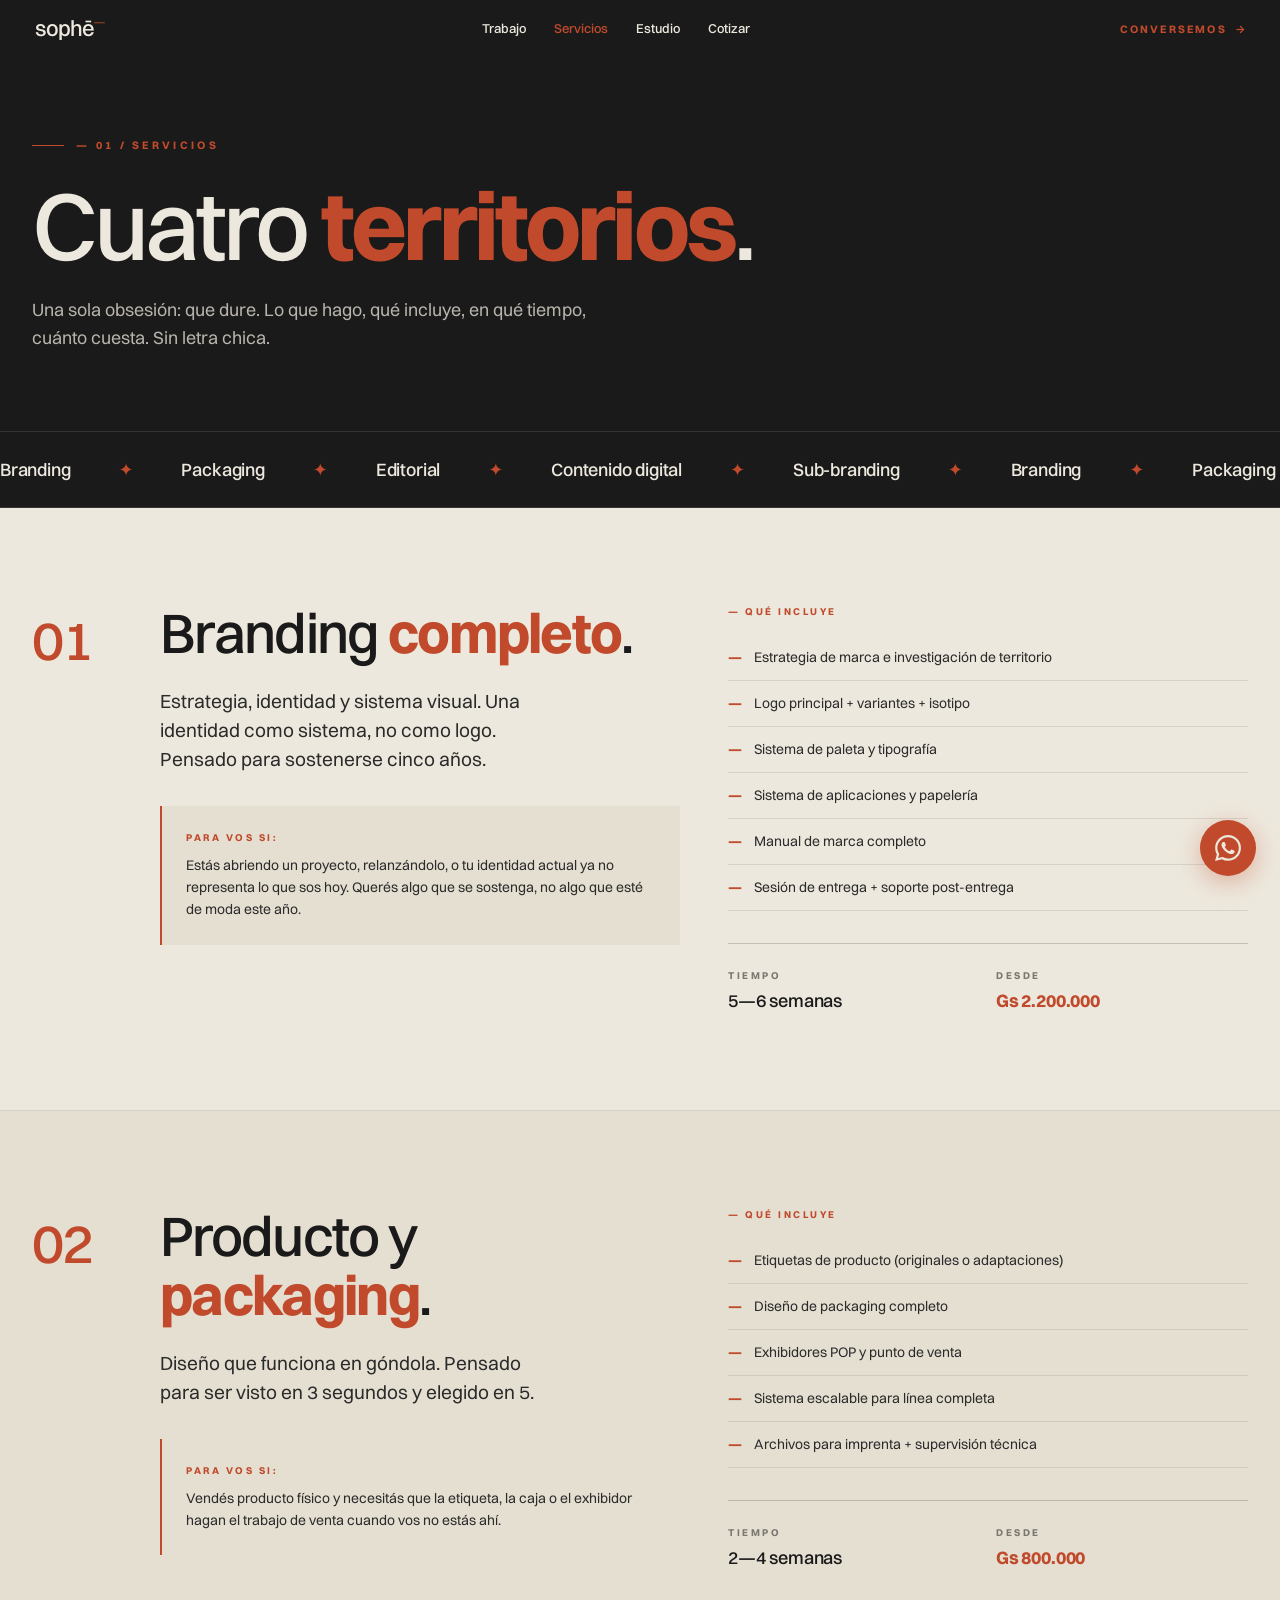
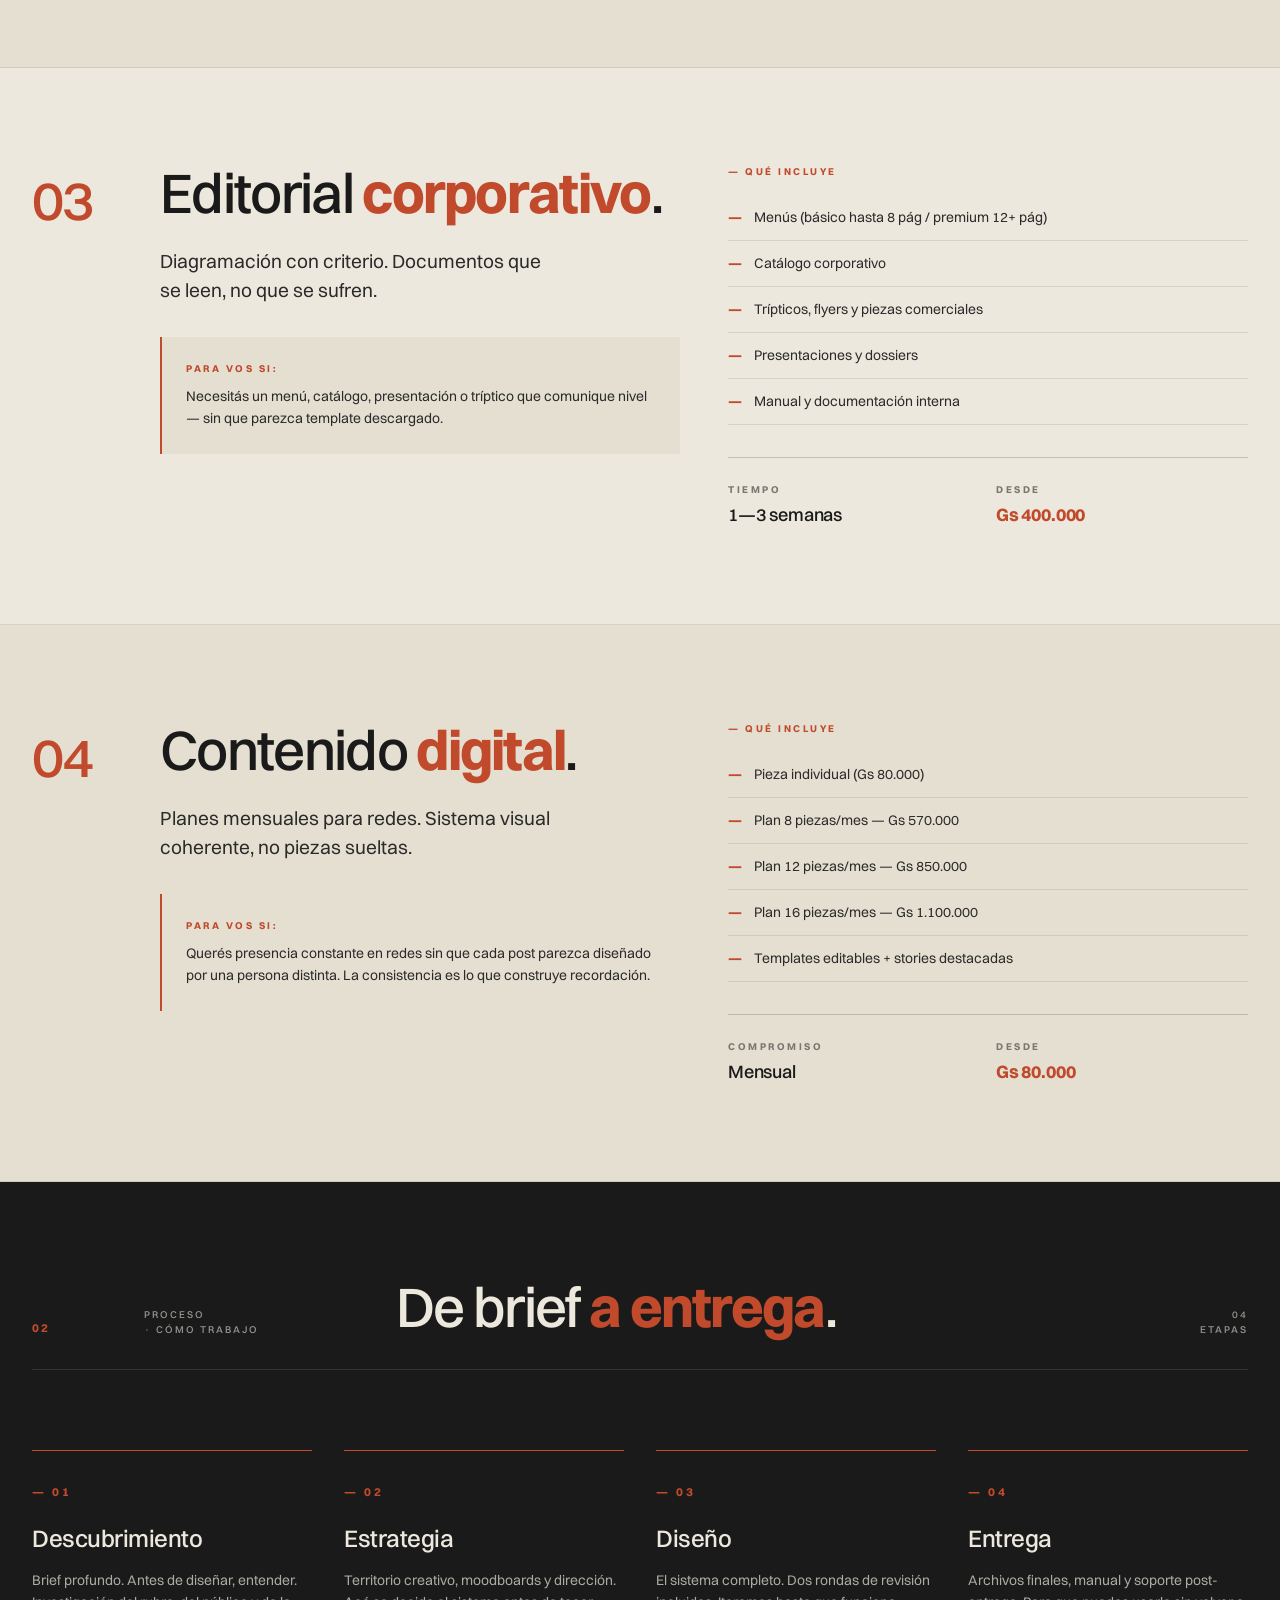
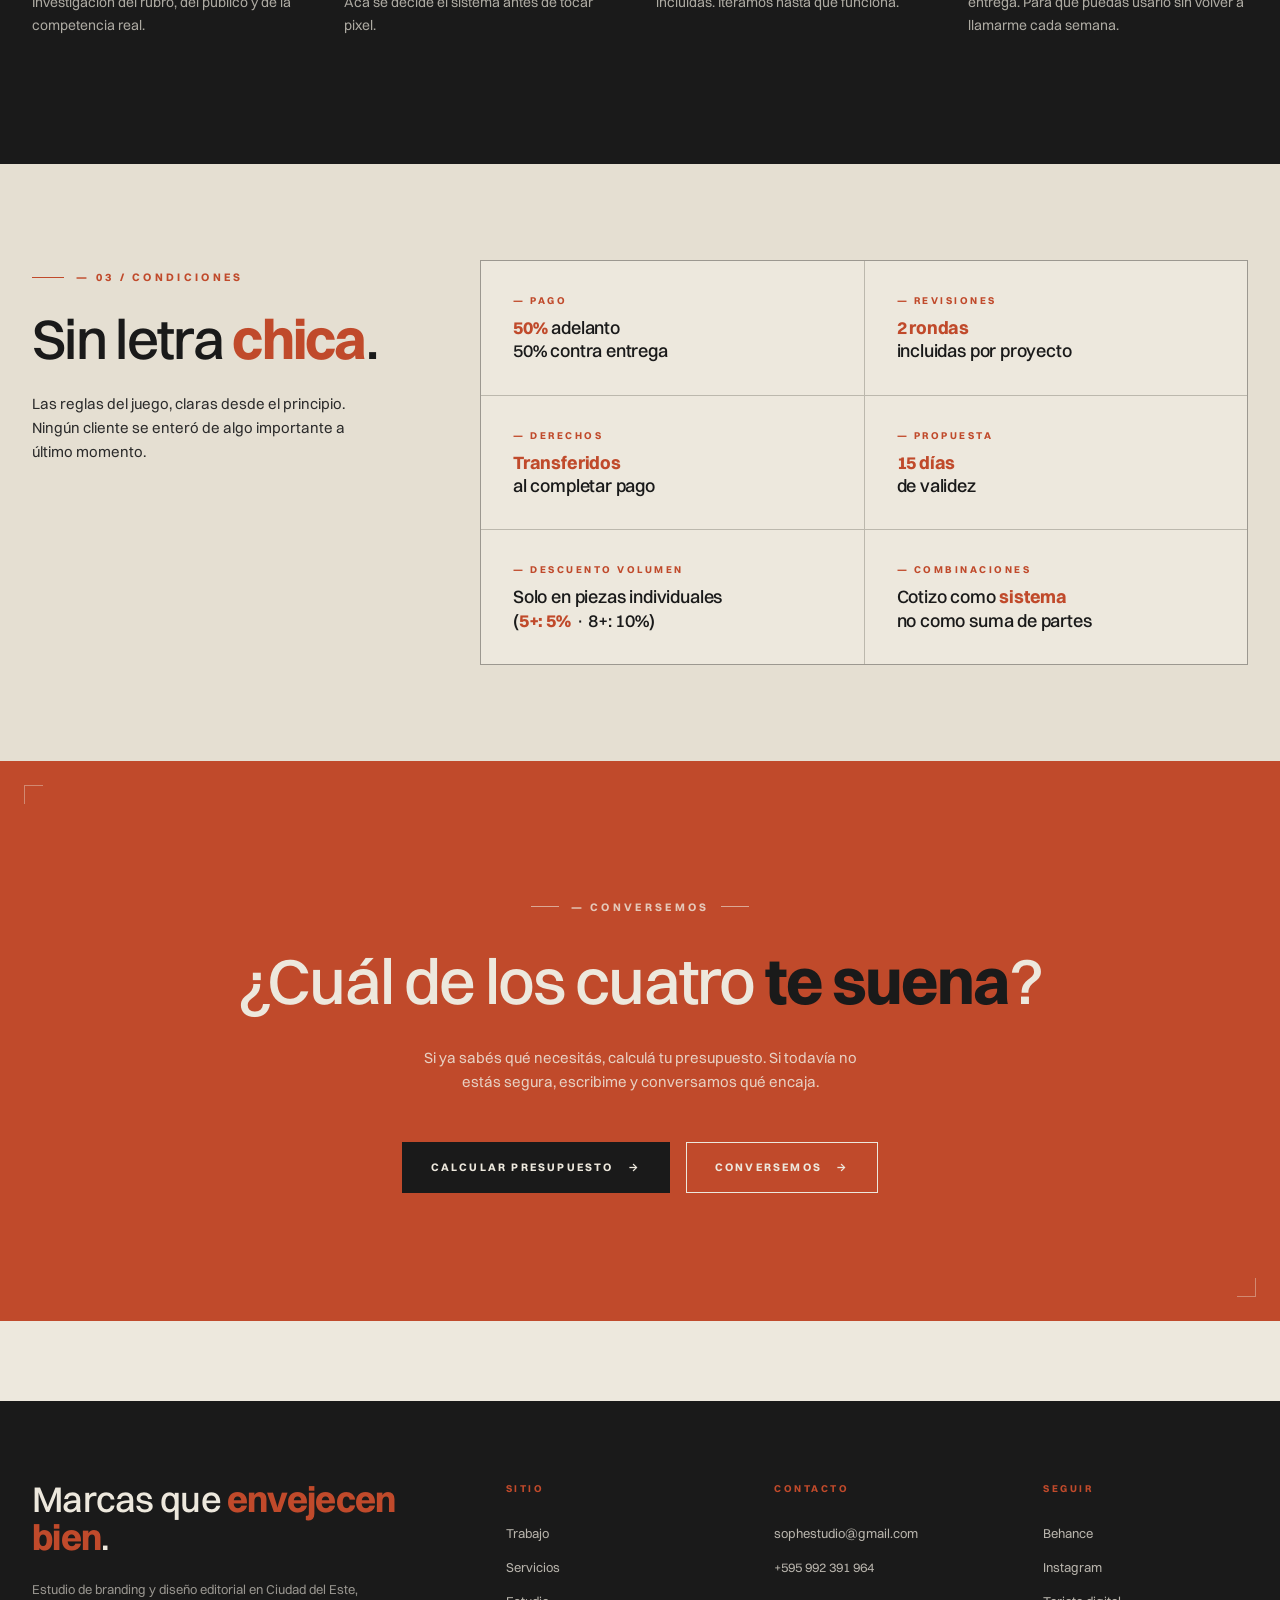
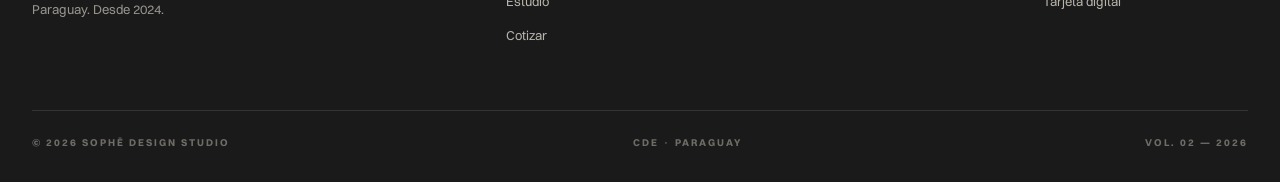
<file: servicios.html>
<!DOCTYPE html>
<html lang="es">
<head>
<meta charset="UTF-8">
<meta name="viewport" content="width=device-width, initial-scale=1.0">
<title>Servicios — Sophē Design Studio</title>
<meta name="description" content="Cuatro territorios de diseño: branding completo, packaging, editorial corporativo y contenido digital. Tiempos, entregables y precios desde.">
<meta property="og:title" content="Servicios — Sophē Design Studio">
<meta property="og:description" content="Cuatro territorios. Una sola obsesión: que dure.">

<link rel="icon" type="image/svg+xml" href="favicon.svg">
<meta name="theme-color" content="#1A1A1A">

<link rel="stylesheet" href="sophe.css">

<style>
  /* ============ HEADER DE PÁGINA ============ */
  .page-header {
    background: var(--ink);
    color: var(--bone);
    padding: var(--space-16) var(--space-4) var(--space-10);
  }
  .page-header-inner {
    max-width: 1320px;
    margin: 0 auto;
  }
  .page-header-eyebrow {
    font-size: 11px;
    letter-spacing: 0.3em;
    text-transform: uppercase;
    color: var(--clay);
    font-weight: 700;
    margin-bottom: var(--space-3);
    display: inline-flex;
    align-items: center;
    gap: 12px;
  }
  .page-header-eyebrow::before {
    content: '';
    width: 32px;
    height: 1px;
    background: var(--clay);
  }
  .page-header h1 {
    max-width: 14ch;
    margin-bottom: var(--space-3);
  }
  .page-header-sub {
    max-width: 56ch;
    color: rgba(237,232,221,0.75);
    font-size: clamp(15px, 1.4vw, 18px);
    line-height: 1.55;
  }

  /* ============ TERRITORIO (cada servicio expandido) ============ */
  .territory {
    padding: var(--space-12) 0;
    border-bottom: 1px solid var(--line);
  }
  .territory:last-of-type { border-bottom: 0; }
  .territory-inner {
    max-width: 1320px;
    margin: 0 auto;
    padding: 0 var(--space-4);
    display: grid;
    grid-template-columns: 80px 1fr 1fr;
    gap: var(--space-6);
    align-items: start;
  }
  .territory-num {
    font-size: clamp(38px, 4.5vw, 56px);
    font-weight: 500;
    letter-spacing: -0.04em;
    color: var(--clay);
    line-height: 1;
    padding-top: 8px;
  }
  .territory-main h2 {
    margin-bottom: var(--space-3);
    line-height: 1.05;
  }
  .territory-tagline {
    font-size: clamp(17px, 1.5vw, 20px);
    line-height: 1.5;
    color: var(--ink-soft);
    margin-bottom: var(--space-4);
    max-width: 36ch;
  }
  .territory-for {
    padding: var(--space-3);
    background: var(--bone-soft);
    border-left: 2px solid var(--clay);
    margin-top: var(--space-3);
    font-size: 14px;
    line-height: 1.6;
    color: var(--ink-soft);
  }
  .territory-for strong {
    display: block;
    font-size: 10px;
    letter-spacing: 0.25em;
    text-transform: uppercase;
    color: var(--clay);
    font-weight: 700;
    margin-bottom: 8px;
  }

  .territory-detail h4 {
    font-size: 10px;
    letter-spacing: 0.25em;
    text-transform: uppercase;
    color: var(--clay);
    font-weight: 700;
    margin-bottom: var(--space-2);
  }
  .territory-includes {
    list-style: none;
    margin-bottom: var(--space-4);
  }
  .territory-includes li {
    padding: 12px 0;
    border-bottom: 1px solid var(--line);
    font-size: 14px;
    color: var(--ink-soft);
    display: flex;
    gap: 12px;
    align-items: baseline;
  }
  .territory-includes li::before {
    content: '—';
    color: var(--clay);
    font-weight: 700;
    flex-shrink: 0;
  }
  .territory-meta-grid {
    display: grid;
    grid-template-columns: 1fr 1fr;
    gap: var(--space-2);
    padding-top: var(--space-3);
    border-top: 1px solid var(--line-strong);
  }
  .territory-meta-grid > div {
    display: flex;
    flex-direction: column;
    gap: 4px;
  }
  .territory-meta-label {
    font-size: 10px;
    letter-spacing: 0.25em;
    text-transform: uppercase;
    color: var(--mute);
    font-weight: 700;
  }
  .territory-meta-value {
    font-size: 18px;
    font-weight: 500;
    letter-spacing: -0.01em;
  }
  .territory-meta-value em {
    color: var(--clay);
    font-weight: 700;
  }

  @media (max-width: 880px) {
    .territory-inner {
      grid-template-columns: 60px 1fr;
      gap: var(--space-3);
    }
    .territory-detail {
      grid-column: 1 / -1;
      margin-top: var(--space-4);
      padding-top: var(--space-4);
      border-top: 1px solid var(--line);
    }
  }

  /* ============ PROCESO ============ */
  .process-section {
    background: var(--ink);
    color: var(--bone);
    padding: var(--space-12) var(--space-4);
    position: relative;
  }
  .process-inner {
    max-width: 1320px;
    margin: 0 auto;
  }
  .process-header {
    margin-bottom: var(--space-10);
    display: grid;
    grid-template-columns: 80px 220px 1fr 80px;
    gap: var(--space-4);
    align-items: end;
    padding-bottom: var(--space-4);
    border-bottom: 1px solid var(--line-on-ink);
  }
  .process-header .index-num { color: var(--clay); }
  .process-header .index-label { color: rgba(237,232,221,0.6); }
  .process-header h2 { color: var(--bone); }
  .process-grid {
    display: grid;
    grid-template-columns: repeat(4, 1fr);
    gap: var(--space-4);
  }
  .process-step {
    padding: var(--space-4) 0;
    border-top: 1px solid var(--clay);
  }
  .process-step-num {
    font-size: 12px;
    letter-spacing: 0.25em;
    color: var(--clay);
    font-weight: 700;
    margin-bottom: var(--space-3);
  }
  .process-step h3 {
    color: var(--bone);
    margin-bottom: var(--space-2);
    font-size: 24px;
  }
  .process-step p {
    font-size: 14px;
    color: rgba(237,232,221,0.7);
    line-height: 1.6;
  }

  @media (max-width: 880px) {
    .process-header { grid-template-columns: 1fr; gap: var(--space-2); }
    .process-grid { grid-template-columns: 1fr 1fr; gap: var(--space-3); }
  }
  @media (max-width: 480px) {
    .process-grid { grid-template-columns: 1fr; }
  }

  /* ============ CONDICIONES ============ */
  .conditions-section {
    padding: var(--space-12) var(--space-4);
    background: var(--bone-soft);
  }
  .conditions-inner {
    max-width: 1320px;
    margin: 0 auto;
    display: grid;
    grid-template-columns: 1fr 2fr;
    gap: var(--space-8);
    align-items: start;
  }
  .conditions-title h2 {
    margin-bottom: var(--space-3);
    line-height: 1.05;
  }
  .conditions-title p {
    font-size: 15px;
    line-height: 1.6;
    color: var(--ink-soft);
    max-width: 36ch;
  }
  .conditions-grid {
    display: grid;
    grid-template-columns: 1fr 1fr;
    gap: 1px;
    background: var(--line-strong);
    border: 1px solid var(--line-strong);
  }
  .condition {
    background: var(--bone);
    padding: var(--space-4);
    display: flex;
    flex-direction: column;
    gap: 8px;
  }
  .condition-label {
    font-size: 10px;
    letter-spacing: 0.25em;
    text-transform: uppercase;
    color: var(--clay);
    font-weight: 700;
  }
  .condition-value {
    font-size: 18px;
    font-weight: 500;
    line-height: 1.3;
    letter-spacing: -0.01em;
  }
  .condition-value em {
    color: var(--clay);
    font-weight: 700;
  }

  @media (max-width: 760px) {
    .conditions-inner { grid-template-columns: 1fr; gap: var(--space-4); }
    .conditions-grid { grid-template-columns: 1fr; }
  }

  /* ============ CIERRE ============ */
  .services-cta {
    background: var(--clay);
    color: var(--bone);
    padding: var(--space-16) var(--space-4);
    text-align: center;
    position: relative;
  }
  .services-cta::before {
    content: '';
    position: absolute;
    top: var(--space-3); left: var(--space-3);
    width: 18px; height: 18px;
    border-top: 1px solid rgba(237,232,221,0.4);
    border-left: 1px solid rgba(237,232,221,0.4);
  }
  .services-cta::after {
    content: '';
    position: absolute;
    bottom: var(--space-3); right: var(--space-3);
    width: 18px; height: 18px;
    border-bottom: 1px solid rgba(237,232,221,0.4);
    border-right: 1px solid rgba(237,232,221,0.4);
  }
  .services-cta-eyebrow {
    display: inline-flex;
    align-items: center;
    gap: 12px;
    font-size: 11px;
    letter-spacing: 0.3em;
    text-transform: uppercase;
    color: rgba(237,232,221,0.8);
    font-weight: 700;
    margin-bottom: var(--space-4);
  }
  .services-cta-eyebrow::before, .services-cta-eyebrow::after {
    content: '';
    width: 28px;
    height: 1px;
    background: rgba(237,232,221,0.6);
  }
  .services-cta h2 {
    font-size: clamp(36px, 5vw, 64px);
    line-height: 1.05;
    letter-spacing: -0.03em;
    max-width: 22ch;
    margin: 0 auto var(--space-4);
  }
  .services-cta h2 em {
    color: var(--ink);
    font-weight: 700;
  }
  .services-cta p {
    max-width: 50ch;
    margin: 0 auto var(--space-6);
    font-size: 15px;
    line-height: 1.6;
    color: rgba(237,232,221,0.85);
  }
  .services-cta-row {
    display: inline-flex;
    gap: var(--space-2);
    flex-wrap: wrap;
    justify-content: center;
  }
  .btn-on-clay {
    display: inline-flex;
    align-items: center;
    gap: 14px;
    padding: 16px 28px;
    font-size: 11px;
    letter-spacing: 0.2em;
    text-transform: uppercase;
    font-weight: 700;
    background: var(--ink);
    color: var(--bone);
    border: 1px solid var(--ink);
    transition: background 0.3s;
  }
  .btn-on-clay:hover { background: var(--ink-soft); }
  .btn-on-clay-ghost {
    background: transparent;
    color: var(--bone);
    border: 1px solid var(--bone);
  }
  .btn-on-clay-ghost:hover { background: var(--bone); color: var(--clay); }
</style>

</head>
<body>

<!-- ============ NAV ============ -->
<nav class="site-nav">
  <a href="index.html" class="logo" aria-label="Sophē — inicio">
    <svg width="80" height="22" viewBox="0 0 540 160" xmlns="http://www.w3.org/2000/svg">
      <text x="0" y="130" font-family="Switzer, sans-serif" font-weight="500" font-size="160" fill="currentColor" letter-spacing="-7">sophē</text>
      <rect x="430" y="32" width="78" height="6" fill="#C04A2B"/>
    </svg>
  </a>
  <ul>
    <li><a href="trabajo.html">Trabajo</a></li>
    <li><a href="servicios.html" class="active">Servicios</a></li>
    <li><a href="estudio.html">Estudio</a></li>
    <li><a href="sophe-simulador-presupuesto.html">Cotizar</a></li>
  </ul>
  <a href="#contacto" class="nav-cta">Conversemos <span class="arr">→</span></a>
</nav>

<main>

<!-- ============ HEADER ============ -->
<section class="page-header">
  <div class="page-header-inner">
    <div class="page-header-eyebrow">— 01 / Servicios</div>
    <h1>Cuatro <em>territorios</em>.</h1>
    <p class="page-header-sub">Una sola obsesión: que dure. Lo que hago, qué incluye, en qué tiempo, cuánto cuesta. Sin letra chica.</p>
  </div>
</section>

<!-- ============ MARQUEE ============ -->
<div class="marquee" aria-hidden="true">
  <div class="marquee-track">
    <span class="marquee-item">Branding</span>
    <span class="marquee-item">Packaging</span>
    <span class="marquee-item">Editorial</span>
    <span class="marquee-item">Contenido digital</span>
    <span class="marquee-item">Sub-branding</span>
    <span class="marquee-item">Branding</span>
    <span class="marquee-item">Packaging</span>
    <span class="marquee-item">Editorial</span>
    <span class="marquee-item">Contenido digital</span>
    <span class="marquee-item">Sub-branding</span>
    <span class="marquee-item">Branding</span>
    <span class="marquee-item">Packaging</span>
  </div>
</div>

<!-- ============ TERRITORIO 01 — BRANDING ============ -->
<section class="territory">
  <div class="territory-inner">
    <div class="territory-num">01</div>

    <div class="territory-main">
      <h2>Branding <em>completo</em>.</h2>
      <p class="territory-tagline">Estrategia, identidad y sistema visual. Una identidad como sistema, no como logo. Pensado para sostenerse cinco años.</p>

      <div class="territory-for">
        <strong>Para vos si:</strong>
        Estás abriendo un proyecto, relanzándolo, o tu identidad actual ya no representa lo que sos hoy. Querés algo que se sostenga, no algo que esté de moda este año.
      </div>
    </div>

    <div class="territory-detail">
      <h4>— Qué incluye</h4>
      <ul class="territory-includes">
        <li>Estrategia de marca e investigación de territorio</li>
        <li>Logo principal + variantes + isotipo</li>
        <li>Sistema de paleta y tipografía</li>
        <li>Sistema de aplicaciones y papelería</li>
        <li>Manual de marca completo</li>
        <li>Sesión de entrega + soporte post-entrega</li>
      </ul>

      <div class="territory-meta-grid">
        <div>
          <span class="territory-meta-label">Tiempo</span>
          <span class="territory-meta-value">5—6 semanas</span>
        </div>
        <div>
          <span class="territory-meta-label">Desde</span>
          <span class="territory-meta-value"><em>Gs 2.200.000</em></span>
        </div>
      </div>
    </div>
  </div>
</section>

<!-- ============ TERRITORIO 02 — PRODUCTO Y PACKAGING ============ -->
<section class="territory" style="background: var(--bone-soft);">
  <div class="territory-inner">
    <div class="territory-num">02</div>

    <div class="territory-main">
      <h2>Producto y <em>packaging</em>.</h2>
      <p class="territory-tagline">Diseño que funciona en góndola. Pensado para ser visto en 3 segundos y elegido en 5.</p>

      <div class="territory-for">
        <strong>Para vos si:</strong>
        Vendés producto físico y necesitás que la etiqueta, la caja o el exhibidor hagan el trabajo de venta cuando vos no estás ahí.
      </div>
    </div>

    <div class="territory-detail">
      <h4>— Qué incluye</h4>
      <ul class="territory-includes">
        <li>Etiquetas de producto (originales o adaptaciones)</li>
        <li>Diseño de packaging completo</li>
        <li>Exhibidores POP y punto de venta</li>
        <li>Sistema escalable para línea completa</li>
        <li>Archivos para imprenta + supervisión técnica</li>
      </ul>

      <div class="territory-meta-grid">
        <div>
          <span class="territory-meta-label">Tiempo</span>
          <span class="territory-meta-value">2—4 semanas</span>
        </div>
        <div>
          <span class="territory-meta-label">Desde</span>
          <span class="territory-meta-value"><em>Gs 800.000</em></span>
        </div>
      </div>
    </div>
  </div>
</section>

<!-- ============ TERRITORIO 03 — EDITORIAL ============ -->
<section class="territory">
  <div class="territory-inner">
    <div class="territory-num">03</div>

    <div class="territory-main">
      <h2>Editorial <em>corporativo</em>.</h2>
      <p class="territory-tagline">Diagramación con criterio. Documentos que se leen, no que se sufren.</p>

      <div class="territory-for">
        <strong>Para vos si:</strong>
        Necesitás un menú, catálogo, presentación o tríptico que comunique nivel — sin que parezca template descargado.
      </div>
    </div>

    <div class="territory-detail">
      <h4>— Qué incluye</h4>
      <ul class="territory-includes">
        <li>Menús (básico hasta 8 pág / premium 12+ pág)</li>
        <li>Catálogo corporativo</li>
        <li>Trípticos, flyers y piezas comerciales</li>
        <li>Presentaciones y dossiers</li>
        <li>Manual y documentación interna</li>
      </ul>

      <div class="territory-meta-grid">
        <div>
          <span class="territory-meta-label">Tiempo</span>
          <span class="territory-meta-value">1—3 semanas</span>
        </div>
        <div>
          <span class="territory-meta-label">Desde</span>
          <span class="territory-meta-value"><em>Gs 400.000</em></span>
        </div>
      </div>
    </div>
  </div>
</section>

<!-- ============ TERRITORIO 04 — CONTENIDO ============ -->
<section class="territory" style="background: var(--bone-soft);">
  <div class="territory-inner">
    <div class="territory-num">04</div>

    <div class="territory-main">
      <h2>Contenido <em>digital</em>.</h2>
      <p class="territory-tagline">Planes mensuales para redes. Sistema visual coherente, no piezas sueltas.</p>

      <div class="territory-for">
        <strong>Para vos si:</strong>
        Querés presencia constante en redes sin que cada post parezca diseñado por una persona distinta. La consistencia es lo que construye recordación.
      </div>
    </div>

    <div class="territory-detail">
      <h4>— Qué incluye</h4>
      <ul class="territory-includes">
        <li>Pieza individual (Gs 80.000)</li>
        <li>Plan 8 piezas/mes — Gs 570.000</li>
        <li>Plan 12 piezas/mes — Gs 850.000</li>
        <li>Plan 16 piezas/mes — Gs 1.100.000</li>
        <li>Templates editables + stories destacadas</li>
      </ul>

      <div class="territory-meta-grid">
        <div>
          <span class="territory-meta-label">Compromiso</span>
          <span class="territory-meta-value">Mensual</span>
        </div>
        <div>
          <span class="territory-meta-label">Desde</span>
          <span class="territory-meta-value"><em>Gs 80.000</em></span>
        </div>
      </div>
    </div>
  </div>
</section>

<!-- ============ PROCESO ============ -->
<section class="process-section">
  <div class="process-inner">
    <div class="process-header">
      <div class="index-num">02</div>
      <div class="index-label">Proceso<br>· Cómo trabajo</div>
      <h2 class="h2">De brief <em>a entrega</em>.</h2>
      <div class="index-label right">04<br>etapas</div>
    </div>

    <div class="process-grid">
      <div class="process-step">
        <div class="process-step-num">— 01</div>
        <h3>Descubrimiento</h3>
        <p>Brief profundo. Antes de diseñar, entender. Investigación del rubro, del público y de la competencia real.</p>
      </div>
      <div class="process-step">
        <div class="process-step-num">— 02</div>
        <h3>Estrategia</h3>
        <p>Territorio creativo, moodboards y dirección. Acá se decide el sistema antes de tocar pixel.</p>
      </div>
      <div class="process-step">
        <div class="process-step-num">— 03</div>
        <h3>Diseño</h3>
        <p>El sistema completo. Dos rondas de revisión incluidas. Iteramos hasta que funciona.</p>
      </div>
      <div class="process-step">
        <div class="process-step-num">— 04</div>
        <h3>Entrega</h3>
        <p>Archivos finales, manual y soporte post-entrega. Para que puedas usarlo sin volver a llamarme cada semana.</p>
      </div>
    </div>
  </div>
</section>

<!-- ============ CONDICIONES ============ -->
<section class="conditions-section">
  <div class="conditions-inner">
    <div class="conditions-title">
      <div class="page-header-eyebrow" style="color: var(--clay); margin-bottom: var(--space-3);">— 03 / Condiciones</div>
      <h2>Sin letra <em>chica</em>.</h2>
      <p>Las reglas del juego, claras desde el principio. Ningún cliente se enteró de algo importante a último momento.</p>
    </div>

    <div class="conditions-grid">
      <div class="condition">
        <span class="condition-label">— Pago</span>
        <span class="condition-value"><em>50%</em> adelanto<br>50% contra entrega</span>
      </div>
      <div class="condition">
        <span class="condition-label">— Revisiones</span>
        <span class="condition-value"><em>2 rondas</em><br>incluidas por proyecto</span>
      </div>
      <div class="condition">
        <span class="condition-label">— Derechos</span>
        <span class="condition-value"><em>Transferidos</em><br>al completar pago</span>
      </div>
      <div class="condition">
        <span class="condition-label">— Propuesta</span>
        <span class="condition-value"><em>15 días</em><br>de validez</span>
      </div>
      <div class="condition">
        <span class="condition-label">— Descuento volumen</span>
        <span class="condition-value">Solo en piezas individuales<br>(<em>5+: 5%</em> · 8+: 10%)</span>
      </div>
      <div class="condition">
        <span class="condition-label">— Combinaciones</span>
        <span class="condition-value">Cotizo como <em>sistema</em><br>no como suma de partes</span>
      </div>
    </div>
  </div>
</section>

<!-- ============ CIERRE ============ -->
<section class="services-cta" id="contacto">
  <div class="services-cta-eyebrow">— Conversemos</div>
  <h2>¿Cuál de los cuatro <em>te suena</em>?</h2>
  <p>Si ya sabés qué necesitás, calculá tu presupuesto. Si todavía no estás segura, escribime y conversamos qué encaja.</p>
  <div class="services-cta-row">
    <a href="sophe-simulador-presupuesto.html" class="btn-on-clay">Calcular presupuesto <span class="arr">→</span></a>
    <a href="https://wa.me/595992391964?text=Hola%20Soph%C4%93%2C%20vi%20los%20servicios%20y%20me%20gustar%C3%ADa%20conversar." target="_blank" rel="noopener" class="btn-on-clay btn-on-clay-ghost">Conversemos <span class="arr">→</span></a>
  </div>
</section>

</main>

<!-- ============ FOOTER ============ -->
<footer class="site-footer">
  <div class="container">
    <div class="footer-grid">
      <div class="footer-brand">
        <div class="footer-statement">Marcas que <em>envejecen bien</em>.</div>
        <p class="footer-sub">Estudio de branding y diseño editorial en Ciudad del Este, Paraguay. Desde 2024.</p>
      </div>
      <div class="footer-col">
        <h5>Sitio</h5>
        <ul>
          <li><a href="trabajo.html">Trabajo</a></li>
          <li><a href="servicios.html">Servicios</a></li>
          <li><a href="estudio.html">Estudio</a></li>
          <li><a href="sophe-simulador-presupuesto.html">Cotizar</a></li>
        </ul>
      </div>
      <div class="footer-col">
        <h5>Contacto</h5>
        <ul>
          <li><a href="mailto:sophestudio@gmail.com">sophestudio@gmail.com</a></li>
          <li><a href="https://wa.me/595992391964" target="_blank" rel="noopener">+595 992 391 964</a></li>
        </ul>
      </div>
      <div class="footer-col">
        <h5>Seguir</h5>
        <ul>
          <li><a href="https://www.behance.net/sophe_studio" target="_blank" rel="noopener">Behance</a></li>
          <li><a href="https://instagram.com/sophe.studio" target="_blank" rel="noopener">Instagram</a></li>
          <li><a href="sophe-tarjeta-digital.html">Tarjeta digital</a></li>
        </ul>
      </div>
    </div>
    <div class="footer-base">
      <span>© 2026 Sophē Design Studio</span>
      <span>CDE · Paraguay</span>
      <span>Vol. 02 — 2026</span>
    </div>
  </div>
</footer>

<!-- ============ WHATSAPP FLOAT (estilos inline a prueba de balas) ============ -->
<a href="https://wa.me/595992391964" target="_blank" rel="noopener" class="wa-float" aria-label="WhatsApp" style="position:fixed;bottom:24px;right:24px;z-index:50;width:56px;height:56px;background:#C04A2B;color:#EDE8DD;border-radius:50%;display:inline-flex;align-items:center;justify-content:center;box-shadow:0 6px 24px rgba(192,74,43,0.35);overflow:hidden;text-decoration:none;">
  <svg width="26" height="26" viewBox="0 0 24 24" fill="currentColor" style="display:block;width:26px;height:26px;flex-shrink:0;" xmlns="http://www.w3.org/2000/svg">
    <path d="M17.472 14.382c-.297-.149-1.758-.867-2.03-.967-.273-.099-.471-.148-.67.15-.197.297-.767.966-.94 1.164-.173.199-.347.223-.644.075-.297-.15-1.255-.463-2.39-1.475-.883-.788-1.48-1.761-1.653-2.059-.173-.297-.018-.458.13-.606.134-.133.298-.347.446-.52.149-.174.198-.298.298-.497.099-.198.05-.371-.025-.52-.075-.149-.669-1.612-.916-2.207-.242-.579-.487-.5-.669-.51-.173-.008-.371-.01-.57-.01-.198 0-.52.074-.792.372-.272.297-1.04 1.016-1.04 2.479 0 1.462 1.065 2.875 1.213 3.074.149.198 2.096 3.2 5.077 4.487.709.306 1.262.489 1.694.625.712.227 1.36.195 1.871.118.571-.085 1.758-.719 2.006-1.413.248-.694.248-1.289.173-1.413-.074-.124-.272-.198-.57-.347m-5.421 7.403h-.004a9.87 9.87 0 01-5.031-1.378l-.361-.214-3.741.982.998-3.648-.235-.374a9.86 9.86 0 01-1.51-5.26c.001-5.45 4.436-9.884 9.888-9.884 2.64 0 5.122 1.03 6.988 2.898a9.825 9.825 0 012.893 6.994c-.003 5.45-4.437 9.884-9.885 9.884m8.413-18.297A11.815 11.815 0 0012.05 0C5.495 0 .16 5.335.157 11.892c0 2.096.547 4.142 1.588 5.945L.057 24l6.305-1.654a11.882 11.882 0 005.683 1.448h.005c6.554 0 11.89-5.335 11.893-11.893a11.821 11.821 0 00-3.48-8.413z"/>
  </svg>
</a>

<script>
  (function() {
    const nav = document.querySelector('nav.site-nav');
    if (!nav) return;
    const lightStart = document.querySelector('.territory');
    function update() {
      if (window.scrollY > 40) nav.classList.add('scrolled');
      else nav.classList.remove('scrolled');
      const rect = lightStart.getBoundingClientRect();
      // Está sobre fondo claro entre territorios y conditions; sobre ink en process y cta clay
      const processSection = document.querySelector('.process-section');
      const ctaSection = document.querySelector('.services-cta');
      const procRect = processSection.getBoundingClientRect();
      const ctaRect = ctaSection.getBoundingClientRect();
      const onDark =
        (procRect.top <= 60 && procRect.bottom >= 60) ||
        (ctaRect.top <= 60 && ctaRect.bottom >= 60) ||
        rect.top > 60;
      nav.classList.toggle('on-light', !onDark);
    }
    update();
    window.addEventListener('scroll', update, { passive: true });
  })();
</script>

</body>
</html>
</file>
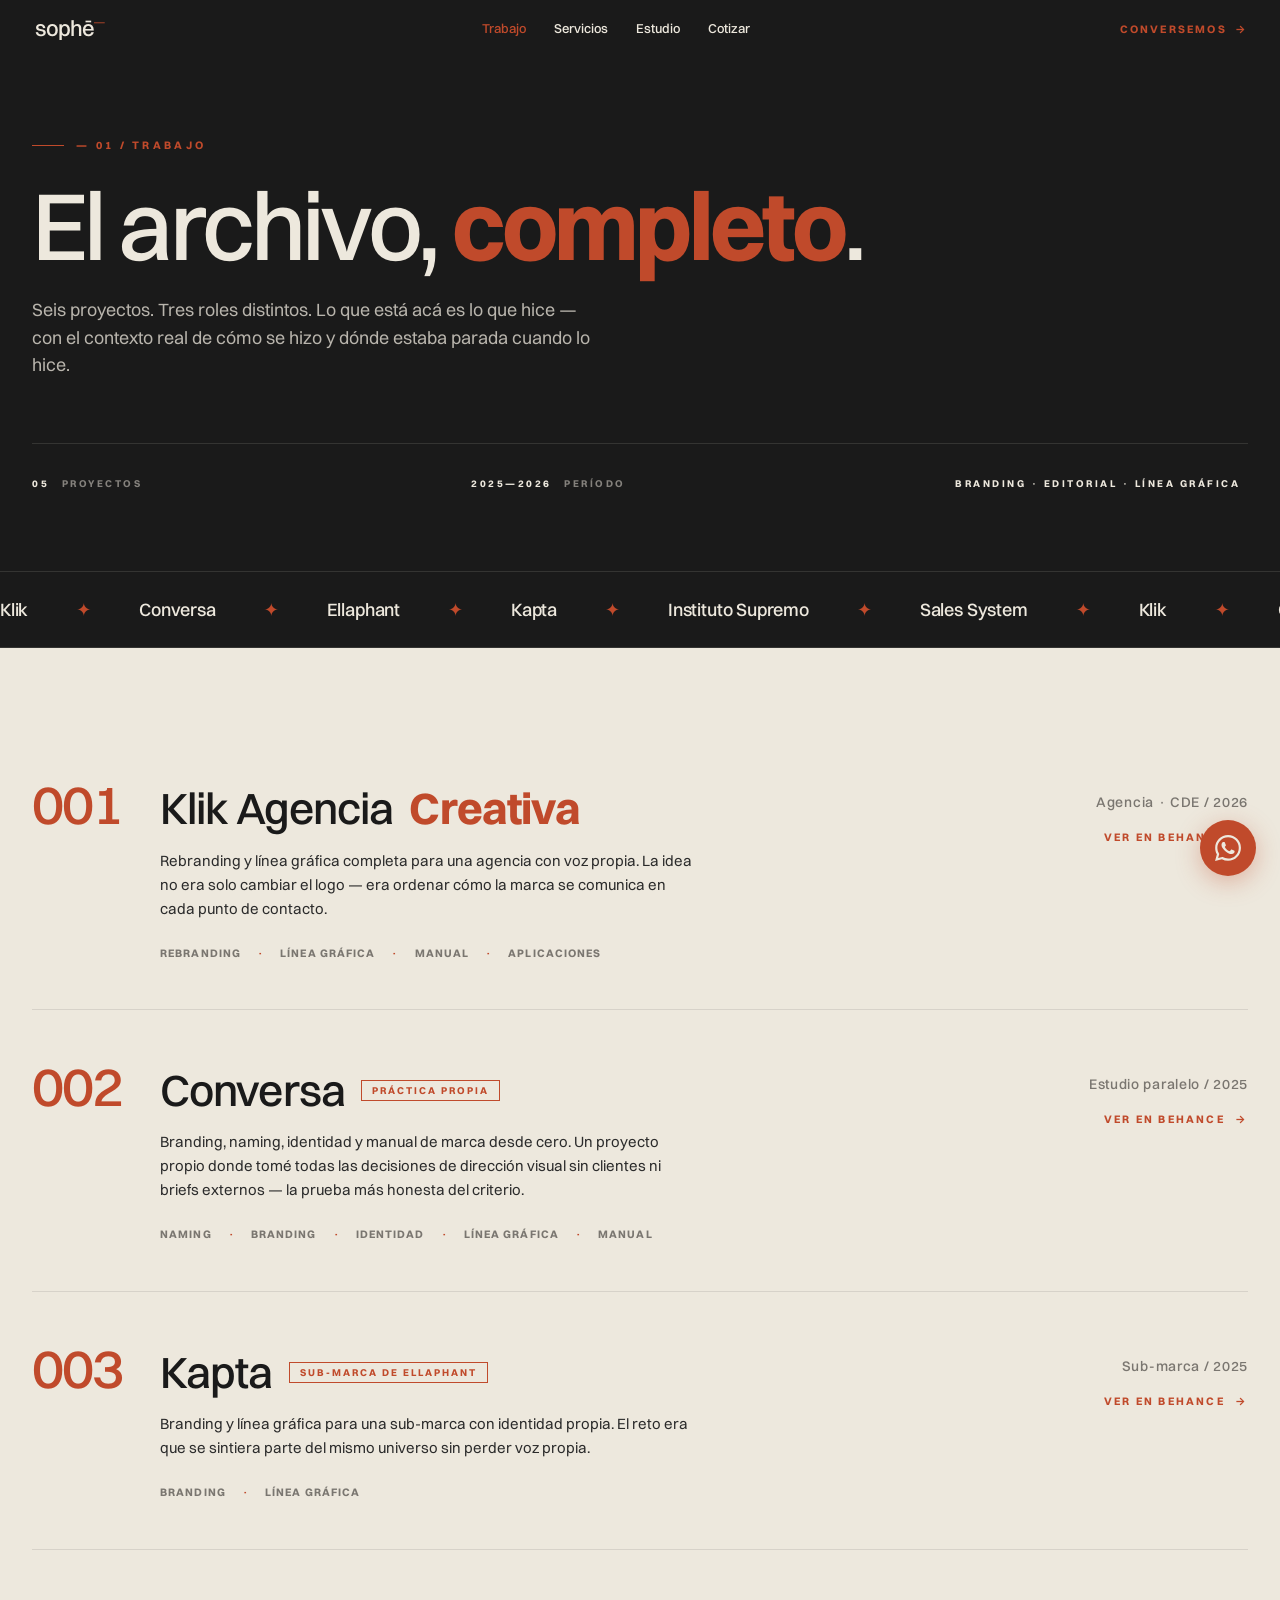
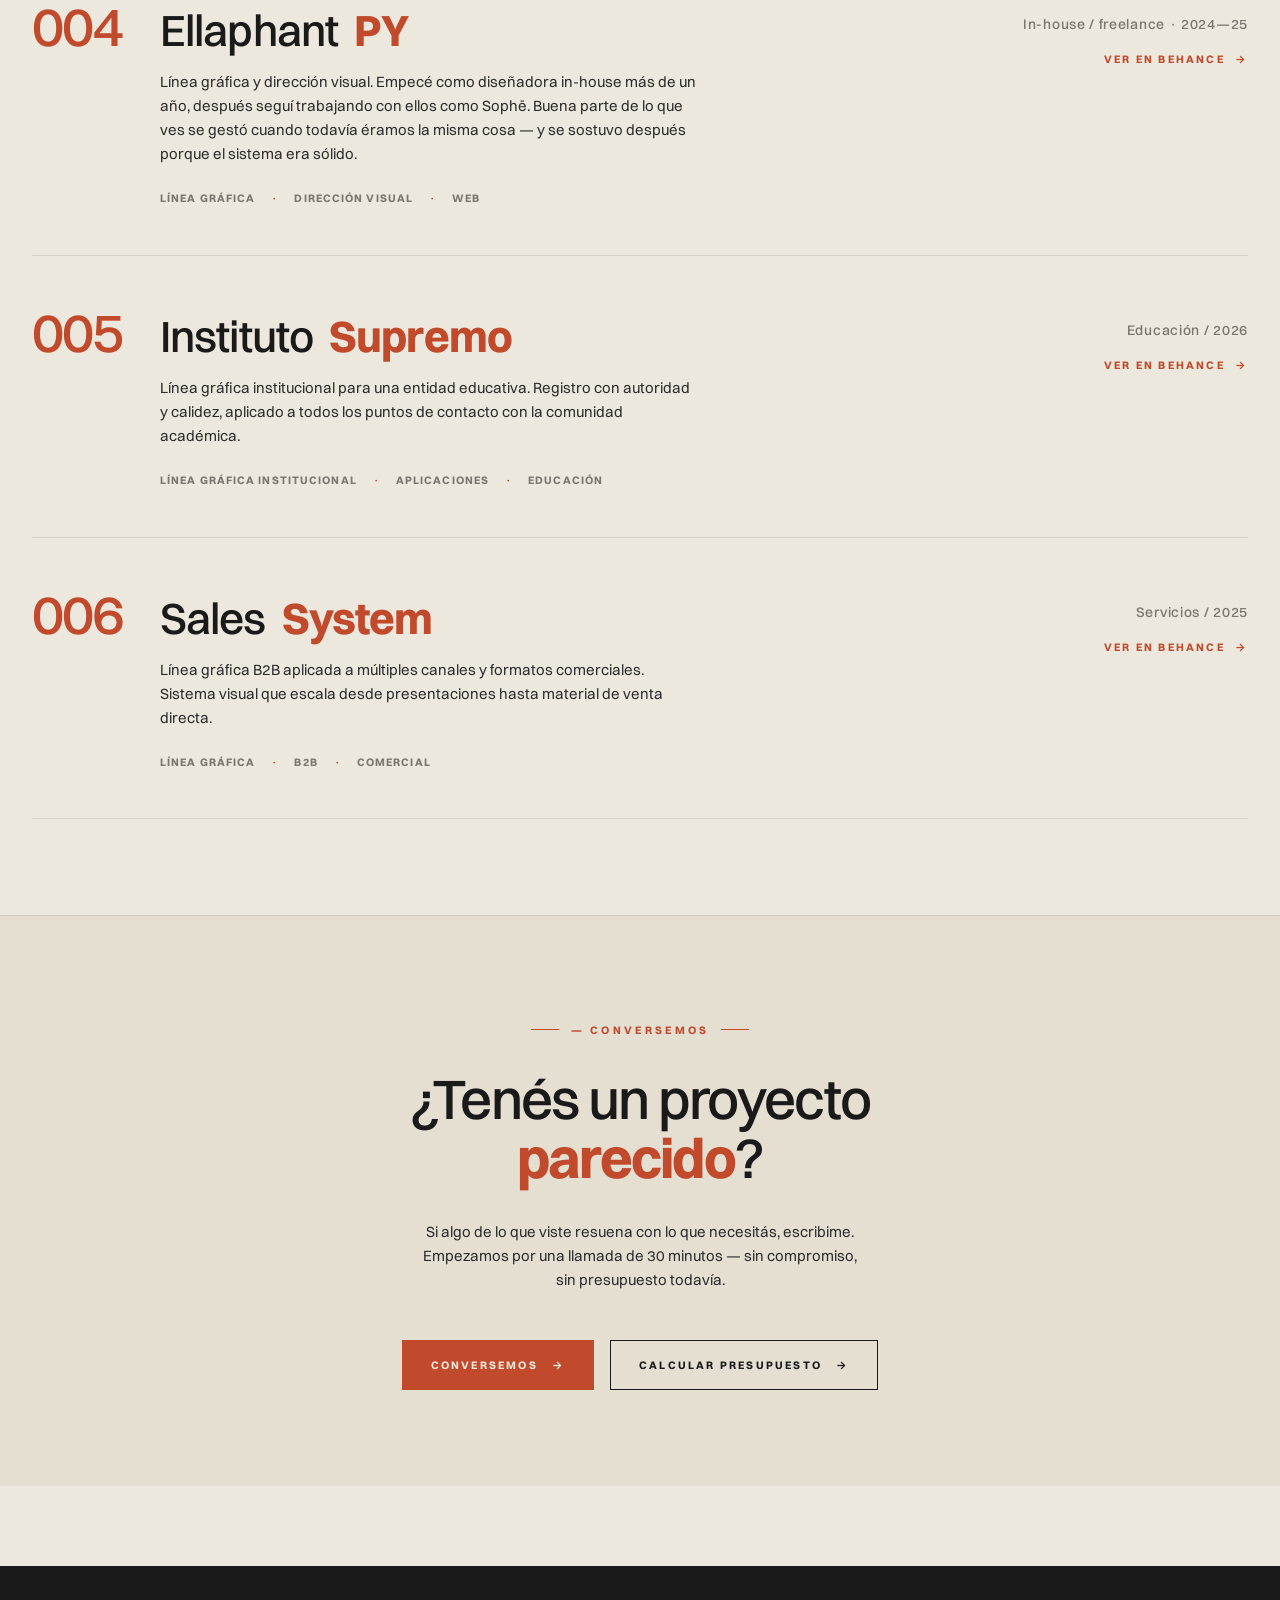
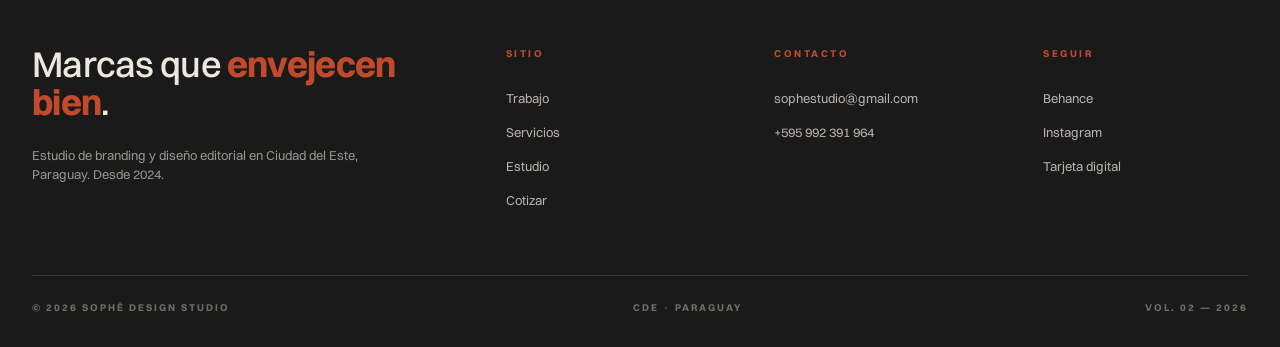
<file: trabajo.html>
<!DOCTYPE html>
<html lang="es">
<head>
<meta charset="UTF-8">
<meta name="viewport" content="width=device-width, initial-scale=1.0">
<title>Trabajo — Sophē Design Studio</title>
<meta name="description" content="Seis proyectos. Tres roles. 2024—2026. El archivo completo de Sophē Design Studio en Ciudad del Este, Paraguay.">
<meta property="og:title" content="Trabajo — Sophē Design Studio">
<meta property="og:description" content="Seis proyectos con contexto. Branding, packaging, línea gráfica.">

<link rel="icon" type="image/svg+xml" href="favicon.svg">
<meta name="theme-color" content="#1A1A1A">

<link rel="stylesheet" href="sophe.css">

<style>
  /* ============ HEADER DE PÁGINA ============ */
  .page-header {
    background: var(--ink);
    color: var(--bone);
    padding: var(--space-16) var(--space-4) var(--space-10);
    position: relative;
    overflow: hidden;
  }
  .page-header-inner {
    max-width: 1320px;
    margin: 0 auto;
    position: relative;
  }
  .page-header-eyebrow {
    font-size: 11px;
    letter-spacing: 0.3em;
    text-transform: uppercase;
    color: var(--clay);
    font-weight: 700;
    margin-bottom: var(--space-3);
    display: inline-flex;
    align-items: center;
    gap: 12px;
  }
  .page-header-eyebrow::before {
    content: '';
    width: 32px;
    height: 1px;
    background: var(--clay);
  }
  .page-header h1 {
    max-width: 16ch;
    margin-bottom: var(--space-3);
  }
  .page-header-sub {
    max-width: 56ch;
    color: rgba(237,232,221,0.75);
    font-size: clamp(15px, 1.4vw, 18px);
    line-height: 1.55;
  }
  .page-header-meta {
    margin-top: var(--space-8);
    padding-top: var(--space-4);
    border-top: 1px solid var(--line-on-ink);
    display: flex;
    flex-wrap: wrap;
    justify-content: space-between;
    gap: var(--space-3);
    font-size: 10px;
    letter-spacing: 0.25em;
    text-transform: uppercase;
    color: rgba(237,232,221,0.5);
    font-weight: 700;
  }
  .page-header-meta strong {
    color: var(--bone);
    margin-right: 8px;
  }

  /* ============ LISTADO EXPANDIDO DE TRABAJO ============ */
  .work-archive {
    padding: var(--space-10) 0 var(--space-12);
  }
  .archive-list {
    max-width: 1320px;
    margin: 0 auto;
    padding: 0 var(--space-4);
  }
  .archive-item {
    display: grid;
    grid-template-columns: 80px 1fr 280px;
    gap: var(--space-6);
    padding: var(--space-6) 0;
    border-bottom: 1px solid var(--line);
    align-items: start;
    position: relative;
    transition: padding 0.3s;
  }
  .archive-item::before {
    content: '';
    position: absolute;
    left: 0; bottom: 0;
    height: 1px;
    width: 0;
    background: var(--clay);
    transition: width 0.4s ease;
  }
  .archive-item:hover { padding-left: var(--space-3); }
  .archive-item:hover::before { width: 100%; }
  .archive-num {
    font-size: clamp(38px, 4.5vw, 56px);
    font-weight: 500;
    letter-spacing: -0.04em;
    color: var(--clay);
    line-height: 1;
  }
  .archive-content {
    padding-top: 8px;
  }
  .archive-name {
    font-size: clamp(28px, 3.5vw, 44px);
    font-weight: 500;
    letter-spacing: -0.02em;
    line-height: 1.1;
    margin-bottom: var(--space-2);
    display: flex;
    align-items: baseline;
    gap: var(--space-2);
    flex-wrap: wrap;
  }
  .archive-tag {
    font-size: 10px;
    letter-spacing: 0.2em;
    text-transform: uppercase;
    color: var(--clay);
    font-weight: 700;
    padding: 4px 10px;
    border: 1px solid var(--clay);
    align-self: center;
  }
  .archive-desc {
    font-size: 15px;
    line-height: 1.6;
    color: var(--ink-soft);
    max-width: 60ch;
    margin-bottom: var(--space-3);
  }
  .archive-deliverables {
    display: flex;
    flex-wrap: wrap;
    gap: var(--space-2);
    font-size: 11px;
    letter-spacing: 0.1em;
    text-transform: uppercase;
    color: var(--mute);
    font-weight: 700;
  }
  .archive-deliverables span {
    display: inline-flex;
    align-items: center;
    gap: 8px;
  }
  .archive-deliverables span:not(:last-child)::after {
    content: '·';
    margin-left: 8px;
    color: var(--clay);
  }
  .archive-meta {
    text-align: right;
    padding-top: 16px;
    display: flex;
    flex-direction: column;
    gap: var(--space-2);
    align-items: flex-end;
  }
  .archive-year {
    font-size: 14px;
    color: var(--mute);
    letter-spacing: 0.05em;
    font-weight: 500;
  }
  .archive-link {
    display: inline-flex;
    align-items: center;
    gap: 10px;
    font-size: 11px;
    letter-spacing: 0.2em;
    text-transform: uppercase;
    color: var(--clay);
    font-weight: 700;
    transition: gap 0.3s;
  }
  .archive-link:hover { gap: 16px; }

  @media (max-width: 880px) {
    .archive-item {
      grid-template-columns: 60px 1fr;
      gap: var(--space-3);
    }
    .archive-meta {
      grid-column: 1 / -1;
      text-align: left;
      align-items: flex-start;
      padding-top: 0;
      flex-direction: row;
      justify-content: space-between;
      width: 100%;
      align-items: center;
    }
  }

  /* ============ CIERRE CON CTA ============ */
  .archive-cta {
    background: var(--bone-soft);
    padding: var(--space-12) var(--space-4);
    text-align: center;
    border-top: 1px solid var(--line);
  }
  .archive-cta-eyebrow {
    display: inline-flex;
    align-items: center;
    gap: 12px;
    font-size: 11px;
    letter-spacing: 0.3em;
    text-transform: uppercase;
    color: var(--clay);
    font-weight: 700;
    margin-bottom: var(--space-4);
  }
  .archive-cta-eyebrow::before, .archive-cta-eyebrow::after {
    content: '';
    width: 28px;
    height: 1px;
    background: var(--clay);
  }
  .archive-cta h2 {
    font-size: clamp(32px, 4.5vw, 56px);
    line-height: 1.05;
    letter-spacing: -0.03em;
    max-width: 22ch;
    margin: 0 auto var(--space-4);
  }
  .archive-cta-row {
    display: inline-flex;
    gap: var(--space-2);
    flex-wrap: wrap;
    justify-content: center;
  }
</style>

</head>
<body>

<!-- ============ NAV ============ -->
<nav class="site-nav">
  <a href="index.html" class="logo" aria-label="Sophē — inicio">
    <svg width="80" height="22" viewBox="0 0 540 160" xmlns="http://www.w3.org/2000/svg">
      <text x="0" y="130" font-family="Switzer, sans-serif" font-weight="500" font-size="160" fill="currentColor" letter-spacing="-7">sophē</text>
      <rect x="430" y="32" width="78" height="6" fill="#C04A2B"/>
    </svg>
  </a>
  <ul>
    <li><a href="trabajo.html" class="active">Trabajo</a></li>
    <li><a href="servicios.html">Servicios</a></li>
    <li><a href="estudio.html">Estudio</a></li>
    <li><a href="sophe-simulador-presupuesto.html">Cotizar</a></li>
  </ul>
  <a href="#contacto" class="nav-cta">Conversemos <span class="arr">→</span></a>
</nav>

<main>

<!-- ============ HEADER ============ -->
<section class="page-header">
  <div class="page-header-inner">
    <div class="page-header-eyebrow">— 01 / Trabajo</div>
    <h1>El archivo, <em>completo</em>.</h1>
    <p class="page-header-sub">Seis proyectos. Tres roles distintos. Lo que está acá es lo que hice — con el contexto real de cómo se hizo y dónde estaba parada cuando lo hice.</p>

    <div class="page-header-meta">
      <span><strong>05</strong> Proyectos</span>
      <span><strong>2025—2026</strong> Período</span>
      <span><strong>Branding · Editorial · Línea gráfica</strong></span>
    </div>
  </div>
</section>

<!-- ============ MARQUEE ============ -->
<div class="marquee" aria-hidden="true">
  <div class="marquee-track">
    <span class="marquee-item">Klik</span>
    <span class="marquee-item">Conversa</span>
    <span class="marquee-item">Ellaphant</span>
    <span class="marquee-item">Kapta</span>
    <span class="marquee-item">Instituto Supremo</span>
    <span class="marquee-item">Sales System</span>
    <span class="marquee-item">Klik</span>
    <span class="marquee-item">Conversa</span>
    <span class="marquee-item">Ellaphant</span>
    <span class="marquee-item">Kapta</span>
    <span class="marquee-item">Instituto Supremo</span>
    <span class="marquee-item">Sales System</span>
  </div>
</div>

<!-- ============ ARCHIVO ============ -->
<section class="work-archive">
  <div class="archive-list">

    <!-- 001 — KLIK -->
    <a href="https://www.behance.net/gallery/243457355/Branding-Linea-grafica-Klik-Agencia-Creativa" target="_blank" rel="noopener" class="archive-item">
      <div class="archive-num">001</div>
      <div class="archive-content">
        <div class="archive-name">Klik Agencia <em>Creativa</em></div>
        <p class="archive-desc">Rebranding y línea gráfica completa para una agencia con voz propia. La idea no era solo cambiar el logo — era ordenar cómo la marca se comunica en cada punto de contacto.</p>
        <div class="archive-deliverables">
          <span>Rebranding</span>
          <span>Línea gráfica</span>
          <span>Manual</span>
          <span>Aplicaciones</span>
        </div>
      </div>
      <div class="archive-meta">
        <span class="archive-year">Agencia · CDE / 2026</span>
        <span class="archive-link">Ver en Behance <span class="arr">→</span></span>
      </div>
    </a>

    <!-- 002 — CONVERSA -->
    <a href="https://www.behance.net/gallery/231858263/Creacion-de-identidad" target="_blank" rel="noopener" class="archive-item" id="conversa">
      <div class="archive-num">002</div>
      <div class="archive-content">
        <div class="archive-name">Conversa <span class="archive-tag">Práctica propia</span></div>
        <p class="archive-desc">Branding, naming, identidad y manual de marca desde cero. Un proyecto propio donde tomé todas las decisiones de dirección visual sin clientes ni briefs externos — la prueba más honesta del criterio.</p>
        <div class="archive-deliverables">
          <span>Naming</span>
          <span>Branding</span>
          <span>Identidad</span>
          <span>Línea gráfica</span>
          <span>Manual</span>
        </div>
      </div>
      <div class="archive-meta">
        <span class="archive-year">Estudio paralelo / 2025</span>
        <span class="archive-link">Ver en Behance <span class="arr">→</span></span>
      </div>
    </a>

    <!-- 003 — KAPTA -->
    <a href="https://www.behance.net/gallery/243456701/Linea-grafica-Kapta-by-Ellaphant" target="_blank" rel="noopener" class="archive-item">
      <div class="archive-num">003</div>
      <div class="archive-content">
        <div class="archive-name">Kapta <span class="archive-tag">Sub-marca de Ellaphant</span></div>
        <p class="archive-desc">Branding y línea gráfica para una sub-marca con identidad propia. El reto era que se sintiera parte del mismo universo sin perder voz propia.</p>
        <div class="archive-deliverables">
          <span>Branding</span>
          <span>Línea gráfica</span>
        </div>
      </div>
      <div class="archive-meta">
        <span class="archive-year">Sub-marca / 2025</span>
        <span class="archive-link">Ver en Behance <span class="arr">→</span></span>
      </div>
    </a>

    <!-- 004 — ELLAPHANT -->
    <a href="https://www.behance.net/gallery/243456857/Actualizacion-de-linea-grafica-Ellaphant-PY" target="_blank" rel="noopener" class="archive-item">
      <div class="archive-num">004</div>
      <div class="archive-content">
        <div class="archive-name">Ellaphant <em>PY</em></div>
        <p class="archive-desc">Línea gráfica y dirección visual. Empecé como diseñadora in-house más de un año, después seguí trabajando con ellos como Sophē. Buena parte de lo que ves se gestó cuando todavía éramos la misma cosa — y se sostuvo después porque el sistema era sólido.</p>
        <div class="archive-deliverables">
          <span>Línea gráfica</span>
          <span>Dirección visual</span>
          <span>Web</span>
        </div>
      </div>
      <div class="archive-meta">
        <span class="archive-year">In-house / freelance · 2024—25</span>
        <span class="archive-link">Ver en Behance <span class="arr">→</span></span>
      </div>
    </a>

    <!-- 005 — INSTITUTO SUPREMO -->
    <a href="https://www.behance.net/gallery/243456563/Linea-grafica-Instituto-Supremo" target="_blank" rel="noopener" class="archive-item">
      <div class="archive-num">005</div>
      <div class="archive-content">
        <div class="archive-name">Instituto <em>Supremo</em></div>
        <p class="archive-desc">Línea gráfica institucional para una entidad educativa. Registro con autoridad y calidez, aplicado a todos los puntos de contacto con la comunidad académica.</p>
        <div class="archive-deliverables">
          <span>Línea gráfica institucional</span>
          <span>Aplicaciones</span>
          <span>Educación</span>
        </div>
      </div>
      <div class="archive-meta">
        <span class="archive-year">Educación / 2026</span>
        <span class="archive-link">Ver en Behance <span class="arr">→</span></span>
      </div>
    </a>

    <!-- 006 — SALES SYSTEM -->
    <a href="https://www.behance.net/gallery/243456069/Linea-grafica-Sales-System" target="_blank" rel="noopener" class="archive-item">
      <div class="archive-num">006</div>
      <div class="archive-content">
        <div class="archive-name">Sales <em>System</em></div>
        <p class="archive-desc">Línea gráfica B2B aplicada a múltiples canales y formatos comerciales. Sistema visual que escala desde presentaciones hasta material de venta directa.</p>
        <div class="archive-deliverables">
          <span>Línea gráfica</span>
          <span>B2B</span>
          <span>Comercial</span>
        </div>
      </div>
      <div class="archive-meta">
        <span class="archive-year">Servicios / 2025</span>
        <span class="archive-link">Ver en Behance <span class="arr">→</span></span>
      </div>
    </a>

  </div>
</section>

<!-- ============ CTA ============ -->
<section class="archive-cta" id="contacto">
  <div class="archive-cta-eyebrow">— Conversemos</div>
  <h2>¿Tenés un proyecto <em>parecido</em>?</h2>
  <p style="max-width: 50ch; margin: 0 auto var(--space-6); color: var(--ink-soft); font-size: 15px; line-height: 1.6;">
    Si algo de lo que viste resuena con lo que necesitás, escribime. Empezamos por una llamada de 30 minutos — sin compromiso, sin presupuesto todavía.
  </p>
  <div class="archive-cta-row">
    <a href="https://wa.me/595992391964?text=Hola%20Soph%C4%93%2C%20vi%20tu%20trabajo%20y%20me%20gustar%C3%ADa%20conversar%20un%20proyecto." target="_blank" rel="noopener" class="btn btn-primary">Conversemos <span class="arr">→</span></a>
    <a href="sophe-simulador-presupuesto.html" class="btn btn-ghost">Calcular presupuesto <span class="arr">→</span></a>
  </div>
</section>

</main>

<!-- ============ FOOTER ============ -->
<footer class="site-footer">
  <div class="container">
    <div class="footer-grid">
      <div class="footer-brand">
        <div class="footer-statement">Marcas que <em>envejecen bien</em>.</div>
        <p class="footer-sub">Estudio de branding y diseño editorial en Ciudad del Este, Paraguay. Desde 2024.</p>
      </div>
      <div class="footer-col">
        <h5>Sitio</h5>
        <ul>
          <li><a href="trabajo.html">Trabajo</a></li>
          <li><a href="servicios.html">Servicios</a></li>
          <li><a href="estudio.html">Estudio</a></li>
          <li><a href="sophe-simulador-presupuesto.html">Cotizar</a></li>
        </ul>
      </div>
      <div class="footer-col">
        <h5>Contacto</h5>
        <ul>
          <li><a href="mailto:sophestudio@gmail.com">sophestudio@gmail.com</a></li>
          <li><a href="https://wa.me/595992391964" target="_blank" rel="noopener">+595 992 391 964</a></li>
        </ul>
      </div>
      <div class="footer-col">
        <h5>Seguir</h5>
        <ul>
          <li><a href="https://www.behance.net/sophe_studio" target="_blank" rel="noopener">Behance</a></li>
          <li><a href="https://instagram.com/sophe.studio" target="_blank" rel="noopener">Instagram</a></li>
          <li><a href="sophe-tarjeta-digital.html">Tarjeta digital</a></li>
        </ul>
      </div>
    </div>
    <div class="footer-base">
      <span>© 2026 Sophē Design Studio</span>
      <span>CDE · Paraguay</span>
      <span>Vol. 02 — 2026</span>
    </div>
  </div>
</footer>

<!-- ============ WHATSAPP FLOAT (estilos inline a prueba de balas) ============ -->
<a href="https://wa.me/595992391964" target="_blank" rel="noopener" class="wa-float" aria-label="WhatsApp" style="position:fixed;bottom:24px;right:24px;z-index:50;width:56px;height:56px;background:#C04A2B;color:#EDE8DD;border-radius:50%;display:inline-flex;align-items:center;justify-content:center;box-shadow:0 6px 24px rgba(192,74,43,0.35);overflow:hidden;text-decoration:none;">
  <svg width="26" height="26" viewBox="0 0 24 24" fill="currentColor" style="display:block;width:26px;height:26px;flex-shrink:0;" xmlns="http://www.w3.org/2000/svg">
    <path d="M17.472 14.382c-.297-.149-1.758-.867-2.03-.967-.273-.099-.471-.148-.67.15-.197.297-.767.966-.94 1.164-.173.199-.347.223-.644.075-.297-.15-1.255-.463-2.39-1.475-.883-.788-1.48-1.761-1.653-2.059-.173-.297-.018-.458.13-.606.134-.133.298-.347.446-.52.149-.174.198-.298.298-.497.099-.198.05-.371-.025-.52-.075-.149-.669-1.612-.916-2.207-.242-.579-.487-.5-.669-.51-.173-.008-.371-.01-.57-.01-.198 0-.52.074-.792.372-.272.297-1.04 1.016-1.04 2.479 0 1.462 1.065 2.875 1.213 3.074.149.198 2.096 3.2 5.077 4.487.709.306 1.262.489 1.694.625.712.227 1.36.195 1.871.118.571-.085 1.758-.719 2.006-1.413.248-.694.248-1.289.173-1.413-.074-.124-.272-.198-.57-.347m-5.421 7.403h-.004a9.87 9.87 0 01-5.031-1.378l-.361-.214-3.741.982.998-3.648-.235-.374a9.86 9.86 0 01-1.51-5.26c.001-5.45 4.436-9.884 9.888-9.884 2.64 0 5.122 1.03 6.988 2.898a9.825 9.825 0 012.893 6.994c-.003 5.45-4.437 9.884-9.885 9.884m8.413-18.297A11.815 11.815 0 0012.05 0C5.495 0 .16 5.335.157 11.892c0 2.096.547 4.142 1.588 5.945L.057 24l6.305-1.654a11.882 11.882 0 005.683 1.448h.005c6.554 0 11.89-5.335 11.893-11.893a11.821 11.821 0 00-3.48-8.413z"/>
  </svg>
</a>

<script>
  // Nav: scroll detection (en este caso siempre on-light porque header es ink pero contenido es bone)
  (function() {
    const nav = document.querySelector('nav.site-nav');
    if (!nav) return;
    const lightStart = document.querySelector('.work-archive');
    function update() {
      if (window.scrollY > 40) nav.classList.add('scrolled');
      else nav.classList.remove('scrolled');
      const rect = lightStart.getBoundingClientRect();
      nav.classList.toggle('on-light', rect.top <= 60);
    }
    update();
    window.addEventListener('scroll', update, { passive: true });
  })();
</script>

</body>
</html>
</file>
<file: sophe.css>
/* ============================================================
   SOPHĒ DESIGN STUDIO — SISTEMA VISUAL UNIFICADO
   Vol. 02 — 2026
   Una sola hoja para todas las páginas.
   Cualquier cambio acá se refleja en todo el sitio.
   ============================================================ */

/* ----- FUENTES ----- */
/* Switzer en formato .otf (OpenType). Si no carga, Inter funciona como fallback. */
@import url('https://fonts.googleapis.com/css2?family=Inter:wght@400;500;700&display=swap');

@font-face {
  font-family: 'Switzer';
  src: url('Switzer-Regular.otf') format('opentype');
  font-weight: 400; font-style: normal; font-display: swap;
}
@font-face {
  font-family: 'Switzer';
  src: url('Switzer-Medium.otf') format('opentype');
  font-weight: 500; font-style: normal; font-display: swap;
}
@font-face {
  font-family: 'Switzer';
  src: url('Switzer-Italic.otf') format('opentype');
  font-weight: 400; font-style: italic; font-display: swap;
}
@font-face {
  font-family: 'Switzer';
  src: url('Switzer-Bold.otf') format('opentype');
  font-weight: 700; font-style: normal; font-display: swap;
}
@font-face {
  font-family: 'Switzer';
  src: url('Switzer-Light.otf') format('opentype');
  font-weight: 300; font-style: normal; font-display: swap;
}

/* ----- TOKENS ----- */
:root {
  /* Color */
  --ink: #1A1A1A;
  --ink-soft: #2B2B2B;
  --bone: #EDE8DD;
  --bone-soft: #E5DFD2;
  --clay: #C04A2B;
  --clay-soft: #A53D22;
  --mute: #7A7670;
  --mute-soft: #9C988F;
  --line: rgba(26,26,26,0.1);
  --line-strong: rgba(26,26,26,0.2);
  --line-on-ink: rgba(237,232,221,0.12);
  --line-on-ink-strong: rgba(237,232,221,0.25);

  /* Espacio (sistema modular basado en 8px) */
  --space-1: 8px;
  --space-2: 16px;
  --space-3: 24px;
  --space-4: 32px;
  --space-6: 48px;
  --space-8: 64px;
  --space-10: 80px;
  --space-12: 96px;
  --space-16: 128px;

  /* Tipografía */
  --font: 'Switzer', 'Inter', system-ui, -apple-system, sans-serif;

  /* Capa */
  --z-nav: 100;
  --z-intro: 1000;
  --z-modal: 2000;
}

/* ----- RESET ----- */
* { margin: 0; padding: 0; box-sizing: border-box; }
html { scroll-behavior: smooth; overflow-x: hidden; }
body {
  background: var(--bone);
  color: var(--ink);
  font-family: var(--font);
  font-weight: 400;
  font-size: 16px;
  line-height: 1.5;
  overflow-x: hidden;
  width: 100%;
  -webkit-font-smoothing: antialiased;
  -moz-osx-font-smoothing: grayscale;
}
::selection { background: var(--clay); color: var(--bone); }
a { color: inherit; text-decoration: none; }
img { display: block; max-width: 100%; }

/* ----- WRAPPERS DE ANCHO ----- */
.container {
  max-width: 1320px;
  margin: 0 auto;
  padding: 0 var(--space-4);
}
.container-narrow {
  max-width: 920px;
  margin: 0 auto;
  padding: 0 var(--space-4);
}

/* ============================================================
   TIPOGRAFÍA EDITORIAL
   ============================================================ */

/* Eyebrow: pequeñito, mayúsculas, clay, letter-spacing generoso */
.eyebrow {
  display: inline-flex;
  align-items: center;
  gap: 12px;
  font-size: 11px;
  letter-spacing: 0.25em;
  text-transform: uppercase;
  color: var(--clay);
  font-weight: 700;
}
.eyebrow::before {
  content: '';
  width: 24px;
  height: 1px;
  background: var(--clay);
}
.eyebrow-mute {
  font-size: 10px;
  letter-spacing: 0.25em;
  text-transform: uppercase;
  color: var(--mute);
  font-weight: 700;
}

/* Display titles */
h1, .h1 {
  font-weight: 500;
  font-size: clamp(48px, 8vw, 96px);
  line-height: 0.98;
  letter-spacing: -0.04em;
}
h2, .h2 {
  font-weight: 500;
  font-size: clamp(34px, 5vw, 56px);
  line-height: 1.05;
  letter-spacing: -0.03em;
}
h3, .h3 {
  font-weight: 500;
  font-size: clamp(22px, 3vw, 32px);
  line-height: 1.15;
  letter-spacing: -0.02em;
}
h4 {
  font-weight: 500;
  font-size: 18px;
  letter-spacing: -0.015em;
}

/* Énfasis: bold + clay, NO italic */
em, .em {
  font-style: normal;
  font-weight: 700;
  color: var(--clay);
}

/* Cuerpo de texto */
.lead {
  font-size: clamp(16px, 1.4vw, 19px);
  line-height: 1.55;
  color: var(--ink-soft);
}
.body {
  font-size: 15px;
  line-height: 1.65;
  color: var(--ink-soft);
}
.caption {
  font-size: 12px;
  color: var(--mute);
  letter-spacing: 0.02em;
}

/* ============================================================
   COMPONENTES — NAVEGACIÓN
   ============================================================ */

nav.site-nav {
  position: fixed;
  top: 0; left: 0; right: 0;
  z-index: var(--z-nav);
  padding: 18px var(--space-4);
  display: flex;
  justify-content: space-between;
  align-items: center;
  color: var(--bone);
  background: transparent;
  transition: background 0.3s, color 0.3s;
}
nav.site-nav.scrolled {
  background: rgba(26,26,26,0.92);
  backdrop-filter: blur(8px);
  -webkit-backdrop-filter: blur(8px);
}
nav.site-nav.on-light {
  color: var(--ink);
}
nav.site-nav.on-light.scrolled {
  background: rgba(237,232,221,0.95);
}
nav.site-nav .logo {
  display: inline-flex;
  align-items: center;
  color: inherit;
}
nav.site-nav .logo svg { display: block; }
nav.site-nav ul {
  display: flex;
  gap: 28px;
  list-style: none;
  font-size: 13px;
  font-weight: 500;
}
nav.site-nav ul a {
  color: inherit;
  transition: color 0.2s;
}
nav.site-nav ul a:hover,
nav.site-nav ul a.active {
  color: var(--clay);
}
nav.site-nav .nav-cta {
  font-size: 11px;
  letter-spacing: 0.2em;
  text-transform: uppercase;
  font-weight: 700;
  color: var(--clay);
  display: inline-flex;
  align-items: center;
  gap: 8px;
  transition: gap 0.3s;
}
nav.site-nav .nav-cta:hover { gap: 14px; }

/* Menú móvil */
.nav-burger { display: none; }
@media (max-width: 760px) {
  nav.site-nav ul { display: none; }
  nav.site-nav .nav-cta span:not(.arr) { display: none; }
}

/* ============================================================
   COMPONENTES — BOTONES
   ============================================================ */

.btn {
  display: inline-flex;
  align-items: center;
  gap: 14px;
  padding: 16px 28px;
  font-family: inherit;
  font-size: 11px;
  letter-spacing: 0.2em;
  text-transform: uppercase;
  font-weight: 700;
  border: 1px solid transparent;
  cursor: pointer;
  transition: background 0.3s, color 0.3s, border-color 0.3s, gap 0.3s;
  background: transparent;
}
.btn .arr { transition: transform 0.3s; }
.btn:hover .arr { transform: translateX(4px); }

.btn-primary {
  background: var(--clay);
  color: var(--bone);
  border-color: var(--clay);
}
.btn-primary:hover {
  background: var(--clay-soft);
  border-color: var(--clay-soft);
}
.btn-ink {
  background: var(--ink);
  color: var(--bone);
  border-color: var(--ink);
}
.btn-ink:hover { background: var(--ink-soft); }
.btn-ghost {
  color: var(--ink);
  border-color: var(--ink);
}
.btn-ghost:hover {
  background: var(--ink);
  color: var(--bone);
}
.btn-ghost-light {
  color: var(--bone);
  border-color: var(--bone);
}
.btn-ghost-light:hover {
  background: var(--bone);
  color: var(--ink);
}

/* Botón sin caja (link textual con arrow) */
.btn-link {
  display: inline-flex;
  align-items: center;
  gap: 10px;
  font-size: 13px;
  font-weight: 500;
  color: var(--clay);
  letter-spacing: 0.02em;
  border-bottom: 1px solid transparent;
  padding-bottom: 2px;
  transition: gap 0.3s, border-color 0.3s;
}
.btn-link:hover {
  gap: 16px;
  border-color: var(--clay);
}

/* ============================================================
   COMPONENTES — ESQUINITAS TÉCNICAS
   ============================================================ */

.frame {
  position: relative;
}
.frame::before, .frame::after,
.frame > .corner-tr, .frame > .corner-bl {
  content: '';
  position: absolute;
  width: 18px;
  height: 18px;
  pointer-events: none;
}
.frame::before {
  top: var(--space-3); left: var(--space-3);
  border-top: 1px solid var(--line);
  border-left: 1px solid var(--line);
}
.frame::after {
  bottom: var(--space-3); right: var(--space-3);
  border-bottom: 1px solid var(--line);
  border-right: 1px solid var(--line);
}
.frame.frame-on-ink::before,
.frame.frame-on-ink::after {
  border-color: var(--line-on-ink);
}

/* ============================================================
   COMPONENTES — SECCIÓN INDEX HEADER
   (numeración + label + título + label derecho)
   ============================================================ */

.index-header {
  padding: var(--space-12) 0 var(--space-6);
  border-bottom: 1px solid var(--line);
}
.index-header.on-ink { border-color: var(--line-on-ink); }
.index-row {
  display: grid;
  grid-template-columns: 80px 1fr 80px;
  gap: var(--space-4);
  align-items: end;
  padding: 0 var(--space-4);
  max-width: 1320px;
  margin: 0 auto;
}
.index-num {
  font-size: 12px;
  font-weight: 700;
  letter-spacing: 0.15em;
  color: var(--clay);
}
.index-label {
  font-size: 10px;
  letter-spacing: 0.2em;
  text-transform: uppercase;
  color: var(--mute);
  font-weight: 500;
  line-height: 1.5;
}
.index-label.right { text-align: right; }
.index-header h2,
.index-header .h2 {
  grid-column: 1 / -1;
  margin-top: var(--space-4);
}
@media (min-width: 880px) {
  .index-row {
    grid-template-columns: 80px 220px 1fr 80px;
  }
  .index-header h2,
  .index-header .h2 {
    grid-column: 3 / 4;
    margin-top: 0;
  }
}

/* ============================================================
   COMPONENTES — MARQUEE
   ============================================================ */

.marquee {
  background: var(--ink);
  color: var(--bone);
  overflow: hidden;
  padding: var(--space-3) 0;
  border-top: 1px solid var(--line-on-ink);
  border-bottom: 1px solid var(--line-on-ink);
}
.marquee-track {
  display: flex;
  gap: var(--space-6);
  white-space: nowrap;
  animation: marquee 35s linear infinite;
  will-change: transform;
}
.marquee-item {
  font-size: 18px;
  font-weight: 500;
  letter-spacing: -0.01em;
  display: inline-flex;
  align-items: center;
  gap: var(--space-6);
  flex-shrink: 0;
}
.marquee-item::after {
  content: '✦';
  color: var(--clay);
}
@keyframes marquee {
  0%   { transform: translateX(0); }
  100% { transform: translateX(-50%); }
}

/* ============================================================
   COMPONENTES — META CORNERS (decoración de página)
   ============================================================ */

.page-meta {
  position: absolute;
  font-size: 10px;
  letter-spacing: 0.25em;
  text-transform: uppercase;
  color: var(--mute);
  font-weight: 700;
  z-index: 2;
}
.page-meta.tl { top: var(--space-3); left: var(--space-4); }
.page-meta.tr { top: var(--space-3); right: var(--space-4); text-align: right; }
.page-meta.bl { bottom: var(--space-3); left: var(--space-4); }
.page-meta.br { bottom: var(--space-3); right: var(--space-4); text-align: right; }

/* ============================================================
   COMPONENTES — FOOTER
   ============================================================ */

footer.site-footer {
  background: var(--ink);
  color: var(--bone);
  padding: var(--space-10) 0 var(--space-4);
  margin-top: var(--space-10);
}
.footer-grid {
  display: grid;
  grid-template-columns: 1fr 1fr;
  gap: var(--space-8);
  padding-bottom: var(--space-8);
  border-bottom: 1px solid var(--line-on-ink);
}
@media (min-width: 768px) {
  .footer-grid { grid-template-columns: 2fr 1fr 1fr 1fr; }
}
.footer-brand .footer-statement {
  font-size: clamp(28px, 3vw, 36px);
  font-weight: 500;
  line-height: 1.05;
  letter-spacing: -0.02em;
  margin-bottom: var(--space-3);
}
.footer-brand .footer-sub {
  font-size: 13px;
  color: rgba(237,232,221,0.6);
  max-width: 380px;
}
.footer-col h5 {
  font-size: 10px;
  letter-spacing: 0.25em;
  text-transform: uppercase;
  color: var(--clay);
  font-weight: 700;
  margin-bottom: var(--space-3);
}
.footer-col ul {
  list-style: none;
  display: flex;
  flex-direction: column;
  gap: 10px;
}
.footer-col a {
  font-size: 13px;
  color: rgba(237,232,221,0.75);
  transition: color 0.2s;
}
.footer-col a:hover { color: var(--clay); }

.footer-base {
  padding-top: var(--space-3);
  display: flex;
  justify-content: space-between;
  flex-wrap: wrap;
  gap: var(--space-2);
  font-size: 10px;
  letter-spacing: 0.2em;
  text-transform: uppercase;
  color: rgba(237,232,221,0.4);
  font-weight: 700;
}

/* ============================================================
   COMPONENTES — WHATSAPP FLOTANTE
   ============================================================ */

.wa-float {
  position: fixed;
  bottom: 24px;
  right: 24px;
  z-index: 50;
  width: 56px;
  height: 56px;
  background: var(--clay);
  color: var(--bone);
  border-radius: 50%;
  display: inline-flex;
  align-items: center;
  justify-content: center;
  box-shadow: 0 6px 24px rgba(192,74,43,0.35);
  transition: transform 0.3s, background 0.3s;
  overflow: hidden;
}
.wa-float:hover {
  background: var(--clay-soft);
  transform: scale(1.05);
}
.wa-float svg {
  width: 26px !important;
  height: 26px !important;
  flex-shrink: 0;
}

/* ============================================================
   ANIMACIONES UTILIDAD
   ============================================================ */

@media (prefers-reduced-motion: reduce) {
  *, *::before, *::after {
    animation-duration: 0.01ms !important;
    animation-iteration-count: 1 !important;
    transition-duration: 0.01ms !important;
    scroll-behavior: auto !important;
  }
}

.fade-in {
  opacity: 0;
  transform: translateY(20px);
  transition: opacity 0.8s ease, transform 0.8s ease;
}
.fade-in.visible {
  opacity: 1;
  transform: translateY(0);
}
</file>
